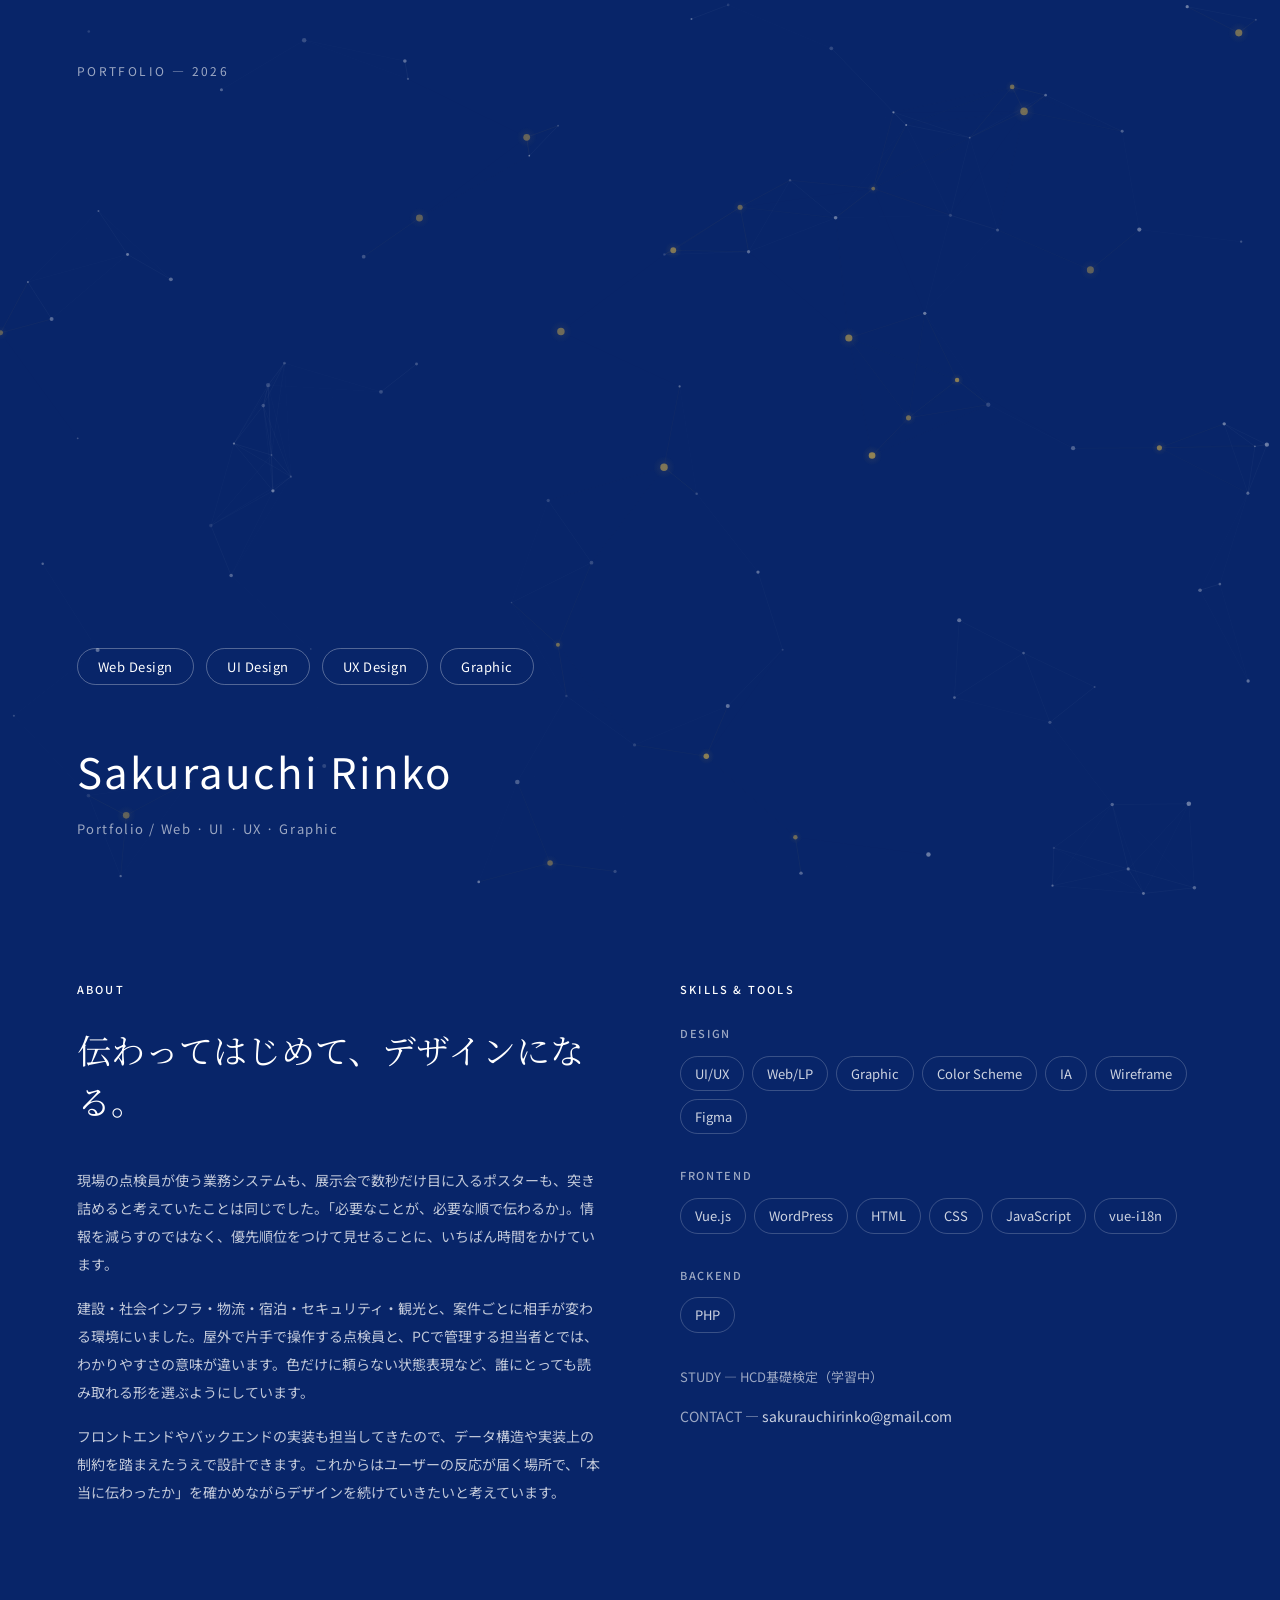
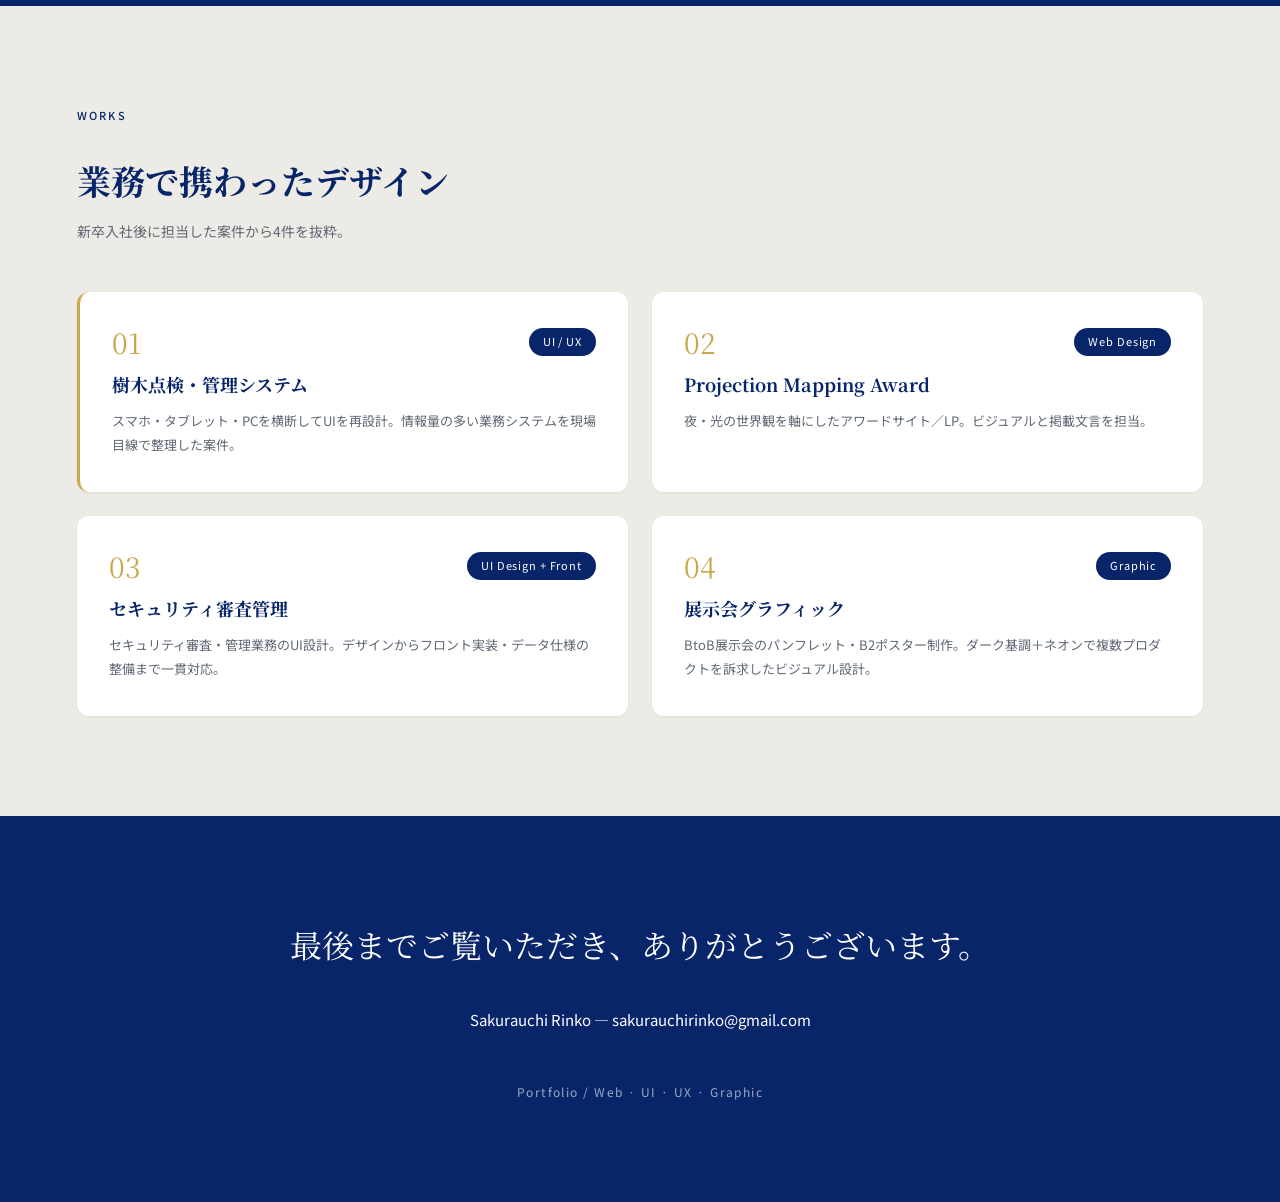
<file: index.html>
<!DOCTYPE html>
<html lang="ja">
<head>
<meta charset="UTF-8">
<meta name="viewport" content="width=device-width, initial-scale=1.0">
<title>Sakurauchi Rinko — Portfolio 2026</title>
<meta name="description" content="櫻内凜子のポートフォリオ。UI/UX、Webデザイン、グラフィックデザインの実績を掲載しています。">
<link rel="preconnect" href="https://fonts.googleapis.com">
<link rel="preconnect" href="https://fonts.gstatic.com" crossorigin>
<link href="https://fonts.googleapis.com/css2?family=Noto+Sans+JP:wght@300;400;500;700&family=Noto+Serif+JP:wght@400;700&display=swap" rel="stylesheet">
<link rel="stylesheet" href="style.css">
</head>
<body>

<section class="hero">
  <canvas id="hero-canvas" aria-hidden="true"></canvas>
  <p class="hero__label">PORTFOLIO — 2026</p>
  <div class="hero__tags">
    <span class="hero__tag">Web Design</span>
    <span class="hero__tag">UI Design</span>
    <span class="hero__tag">UX Design</span>
    <span class="hero__tag">Graphic</span>
  </div>
  <h1 class="hero__name">Sakurauchi Rinko</h1>
  <p class="hero__sub">Portfolio / Web · UI · UX · Graphic</p>
</section>

<script>
(function() {
  const canvas = document.getElementById('hero-canvas');
  if (!canvas) return;
  const ctx = canvas.getContext('2d');
  const prefersReducedMotion = window.matchMedia('(prefers-reduced-motion: reduce)').matches;

  let w, h, dpr;
  let mouse = { x: -9999, y: -9999 };
  let nodes = [];
  const NODE_COUNT_BASE = 110;
  const CONNECT_DIST = 150;
  const MOUSE_RADIUS = 180;

  function resize() {
    dpr = window.devicePixelRatio || 1;
    const rect = canvas.parentElement.getBoundingClientRect();
    w = rect.width;
    h = rect.height;
    canvas.width = w * dpr;
    canvas.height = h * dpr;
    canvas.style.width = w + 'px';
    canvas.style.height = h + 'px';
    ctx.setTransform(dpr, 0, 0, dpr, 0, 0);
  }

  function createNodes() {
    const count = Math.min(NODE_COUNT_BASE, Math.max(45, Math.floor((w * h) / 8000)));
    nodes = [];
    for (let i = 0; i < count; i++) {
      const isGold = Math.random() < 0.18;
      nodes.push({
        x: Math.random() * w,
        y: Math.random() * h,
        vx: (Math.random() - 0.5) * 0.3,
        vy: (Math.random() - 0.5) * 0.3,
        r: isGold ? (1.8 + Math.random() * 2) : (0.8 + Math.random() * 1.5),
        alpha: isGold ? (0.4 + Math.random() * 0.3) : (0.1 + Math.random() * 0.3),
        isGold: isGold,
      });
    }
  }

  function update() {
    for (let i = 0; i < nodes.length; i++) {
      const n = nodes[i];
      n.x += n.vx;
      n.y += n.vy;
      if (n.x < -10) n.x = w + 10;
      if (n.x > w + 10) n.x = -10;
      if (n.y < -10) n.y = h + 10;
      if (n.y > h + 10) n.y = -10;

      const dx = n.x - mouse.x;
      const dy = n.y - mouse.y;
      const dist = Math.sqrt(dx * dx + dy * dy);
      if (dist < MOUSE_RADIUS && dist > 0) {
        const force = (MOUSE_RADIUS - dist) / MOUSE_RADIUS;
        n.vx += (dx / dist) * force * 0.08;
        n.vy += (dy / dist) * force * 0.08;
      }

      const speed = Math.sqrt(n.vx * n.vx + n.vy * n.vy);
      if (speed > 1.0) {
        n.vx = (n.vx / speed) * 1.0;
        n.vy = (n.vy / speed) * 1.0;
      }
      n.vx *= 0.995;
      n.vy *= 0.995;
    }
  }

  function draw() {
    ctx.clearRect(0, 0, w, h);

    for (let i = 0; i < nodes.length; i++) {
      for (let j = i + 1; j < nodes.length; j++) {
        const a = nodes[i];
        const b = nodes[j];
        const dx = a.x - b.x;
        const dy = a.y - b.y;
        const distSq = dx * dx + dy * dy;
        if (distSq < CONNECT_DIST * CONNECT_DIST) {
          const dist = Math.sqrt(distSq);
          const t = 1 - dist / CONNECT_DIST;
          const useGold = a.isGold || b.isGold;
          const opacity = t * (useGold ? 0.14 : 0.1);
          ctx.beginPath();
          ctx.moveTo(a.x, a.y);
          ctx.lineTo(b.x, b.y);
          ctx.strokeStyle = useGold
            ? 'rgba(201,168,76,' + opacity + ')'
            : 'rgba(255,255,255,' + opacity + ')';
          ctx.lineWidth = 0.5;
          ctx.stroke();
        }
      }
    }

    for (let i = 0; i < nodes.length; i++) {
      const n = nodes[i];
      if (n.isGold) {
        const glow = ctx.createRadialGradient(n.x, n.y, 0, n.x, n.y, n.r * 3);
        glow.addColorStop(0, 'rgba(201,168,76,' + (n.alpha * 0.18) + ')');
        glow.addColorStop(1, 'rgba(201,168,76,0)');
        ctx.fillStyle = glow;
        ctx.fillRect(n.x - n.r * 3, n.y - n.r * 3, n.r * 6, n.r * 6);
      }
      ctx.beginPath();
      ctx.arc(n.x, n.y, n.r, 0, Math.PI * 2);
      ctx.fillStyle = n.isGold
        ? 'rgba(201,168,76,' + n.alpha + ')'
        : 'rgba(255,255,255,' + n.alpha + ')';
      ctx.fill();
    }
  }

  let raf;
  function loop() {
    update();
    draw();
    raf = requestAnimationFrame(loop);
  }

  function init() {
    resize();
    createNodes();
    if (prefersReducedMotion) {
      draw();
    } else {
      loop();
    }
  }

  canvas.parentElement.addEventListener('mousemove', function(e) {
    const rect = canvas.getBoundingClientRect();
    mouse.x = e.clientX - rect.left;
    mouse.y = e.clientY - rect.top;
  });

  canvas.parentElement.addEventListener('mouseleave', function() {
    mouse.x = -9999;
    mouse.y = -9999;
  });

  window.addEventListener('resize', function() {
    resize();
    createNodes();
  });

  init();
})();
</script>

<section class="about">
  <div class="about__grid">
    <div>
      <p class="section-label">ABOUT</p>
      <h2 class="about__heading">伝わってはじめて、デザインになる。</h2>
      <div class="about__text">
        <p>現場の点検員が使う業務システムも、展示会で数秒だけ目に入るポスターも、突き詰めると考えていたことは同じでした。「必要なことが、必要な順で伝わるか」。情報を減らすのではなく、優先順位をつけて見せることに、いちばん時間をかけています。</p>
        <p>建設・社会インフラ・物流・宿泊・セキュリティ・観光と、案件ごとに相手が変わる環境にいました。屋外で片手で操作する点検員と、PCで管理する担当者とでは、わかりやすさの意味が違います。色だけに頼らない状態表現など、誰にとっても読み取れる形を選ぶようにしています。</p>
        <p>フロントエンドやバックエンドの実装も担当してきたので、データ構造や実装上の制約を踏まえたうえで設計できます。これからはユーザーの反応が届く場所で、「本当に伝わったか」を確かめながらデザインを続けていきたいと考えています。</p>
      </div>
    </div>
    <div>
      <p class="section-label">SKILLS & TOOLS</p>
      <div class="skills-section">
        <p class="skills-label">DESIGN</p>
        <div class="skills-tags">
          <span class="skill-tag">UI/UX</span>
          <span class="skill-tag">Web/LP</span>
          <span class="skill-tag">Graphic</span>
          <span class="skill-tag">Color Scheme</span>
          <span class="skill-tag">IA</span>
          <span class="skill-tag">Wireframe</span>
          <span class="skill-tag">Figma</span>
        </div>
      </div>
      <div class="skills-section">
        <p class="skills-label">FRONTEND</p>
        <div class="skills-tags">
          <span class="skill-tag">Vue.js</span>
          <span class="skill-tag">WordPress</span>
          <span class="skill-tag">HTML</span>
          <span class="skill-tag">CSS</span>
          <span class="skill-tag">JavaScript</span>
          <span class="skill-tag">vue-i18n</span>
        </div>
      </div>
      <div class="skills-section">
        <p class="skills-label">BACKEND</p>
        <div class="skills-tags">
          <span class="skill-tag">PHP</span>
        </div>
      </div>
      <p class="about__study">STUDY — HCD基礎検定（学習中）</p>
      <p class="about__contact">CONTACT — <a href="mailto:sakurauchirinko@gmail.com">sakurauchirinko@gmail.com</a></p>
    </div>
  </div>
</section>

<section class="works">
  <p class="section-label">WORKS</p>
  <h2 class="works__heading">業務で携わったデザイン</h2>
  <p class="works__sub">新卒入社後に担当した案件から4件を抜粋。</p>
  <div class="works__grid">
    <a href="case01.html" class="work-card work-card--featured">
      <div class="work-card__header">
        <span class="work-card__num" aria-hidden="true">01</span>
        <span class="work-card__badge">UI / UX</span>
      </div>
      <h3 class="work-card__title">樹木点検・管理システム</h3>
      <p class="work-card__desc">スマホ・タブレット・PCを横断してUIを再設計。情報量の多い業務システムを現場目線で整理した案件。</p>
    </a>
    <a href="case02.html" class="work-card">
      <div class="work-card__header">
        <span class="work-card__num" aria-hidden="true">02</span>
        <span class="work-card__badge">Web Design</span>
      </div>
      <h3 class="work-card__title">Projection Mapping Award</h3>
      <p class="work-card__desc">夜・光の世界観を軸にしたアワードサイト／LP。ビジュアルと掲載文言を担当。</p>
    </a>
    <a href="case03.html" class="work-card">
      <div class="work-card__header">
        <span class="work-card__num" aria-hidden="true">03</span>
        <span class="work-card__badge">UI Design + Front</span>
      </div>
      <h3 class="work-card__title">セキュリティ審査管理</h3>
      <p class="work-card__desc">セキュリティ審査・管理業務のUI設計。デザインからフロント実装・データ仕様の整備まで一貫対応。</p>
    </a>
    <a href="case04.html" class="work-card">
      <div class="work-card__header">
        <span class="work-card__num" aria-hidden="true">04</span>
        <span class="work-card__badge">Graphic</span>
      </div>
      <h3 class="work-card__title">展示会グラフィック</h3>
      <p class="work-card__desc">BtoB展示会のパンフレット・B2ポスター制作。ダーク基調＋ネオンで複数プロダクトを訴求したビジュアル設計。</p>
    </a>
  </div>
</section>

<footer class="footer">
  <p class="footer__thanks">最後までご覧いただき、ありがとうございます。</p>
  <p class="footer__contact">Sakurauchi Rinko — <a href="mailto:sakurauchirinko@gmail.com">sakurauchirinko@gmail.com</a></p>
  <p class="footer__sub">Portfolio / Web · UI · UX · Graphic</p>
</footer>

</body>
</html>
</file>
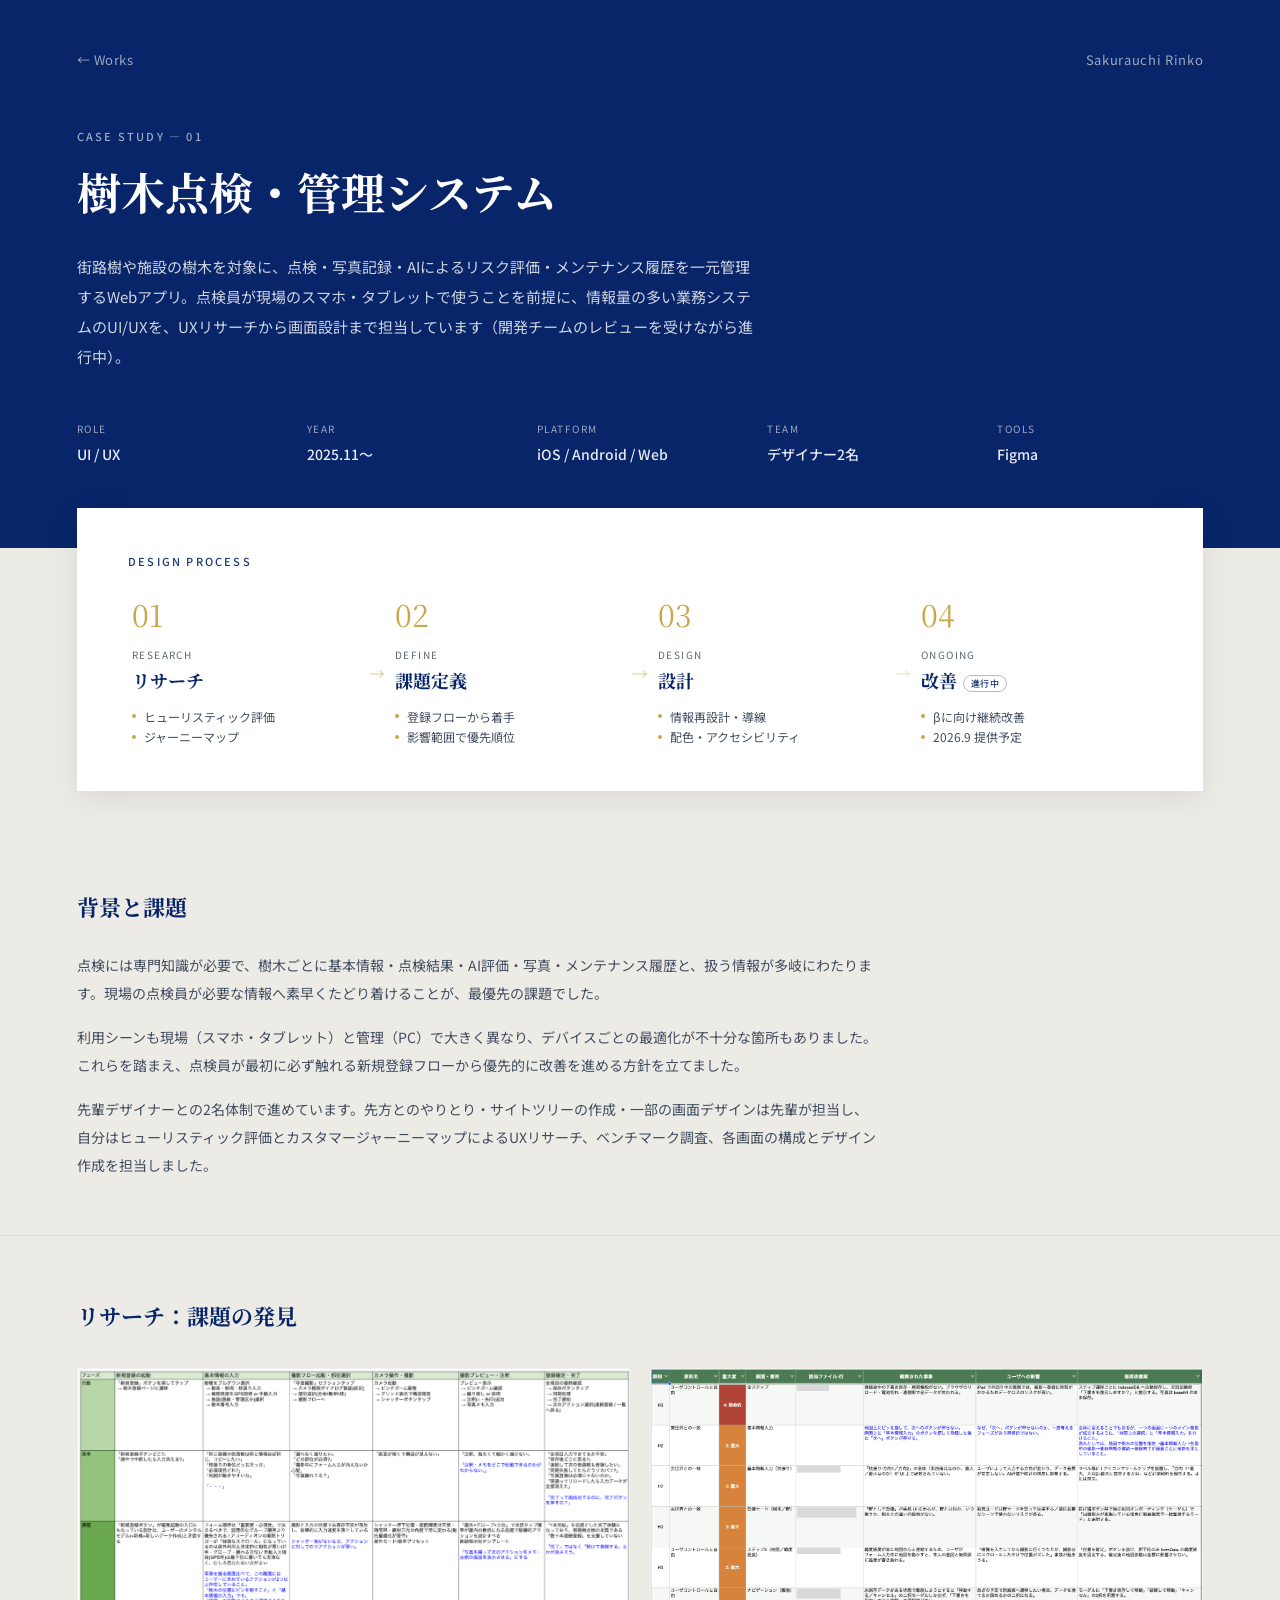
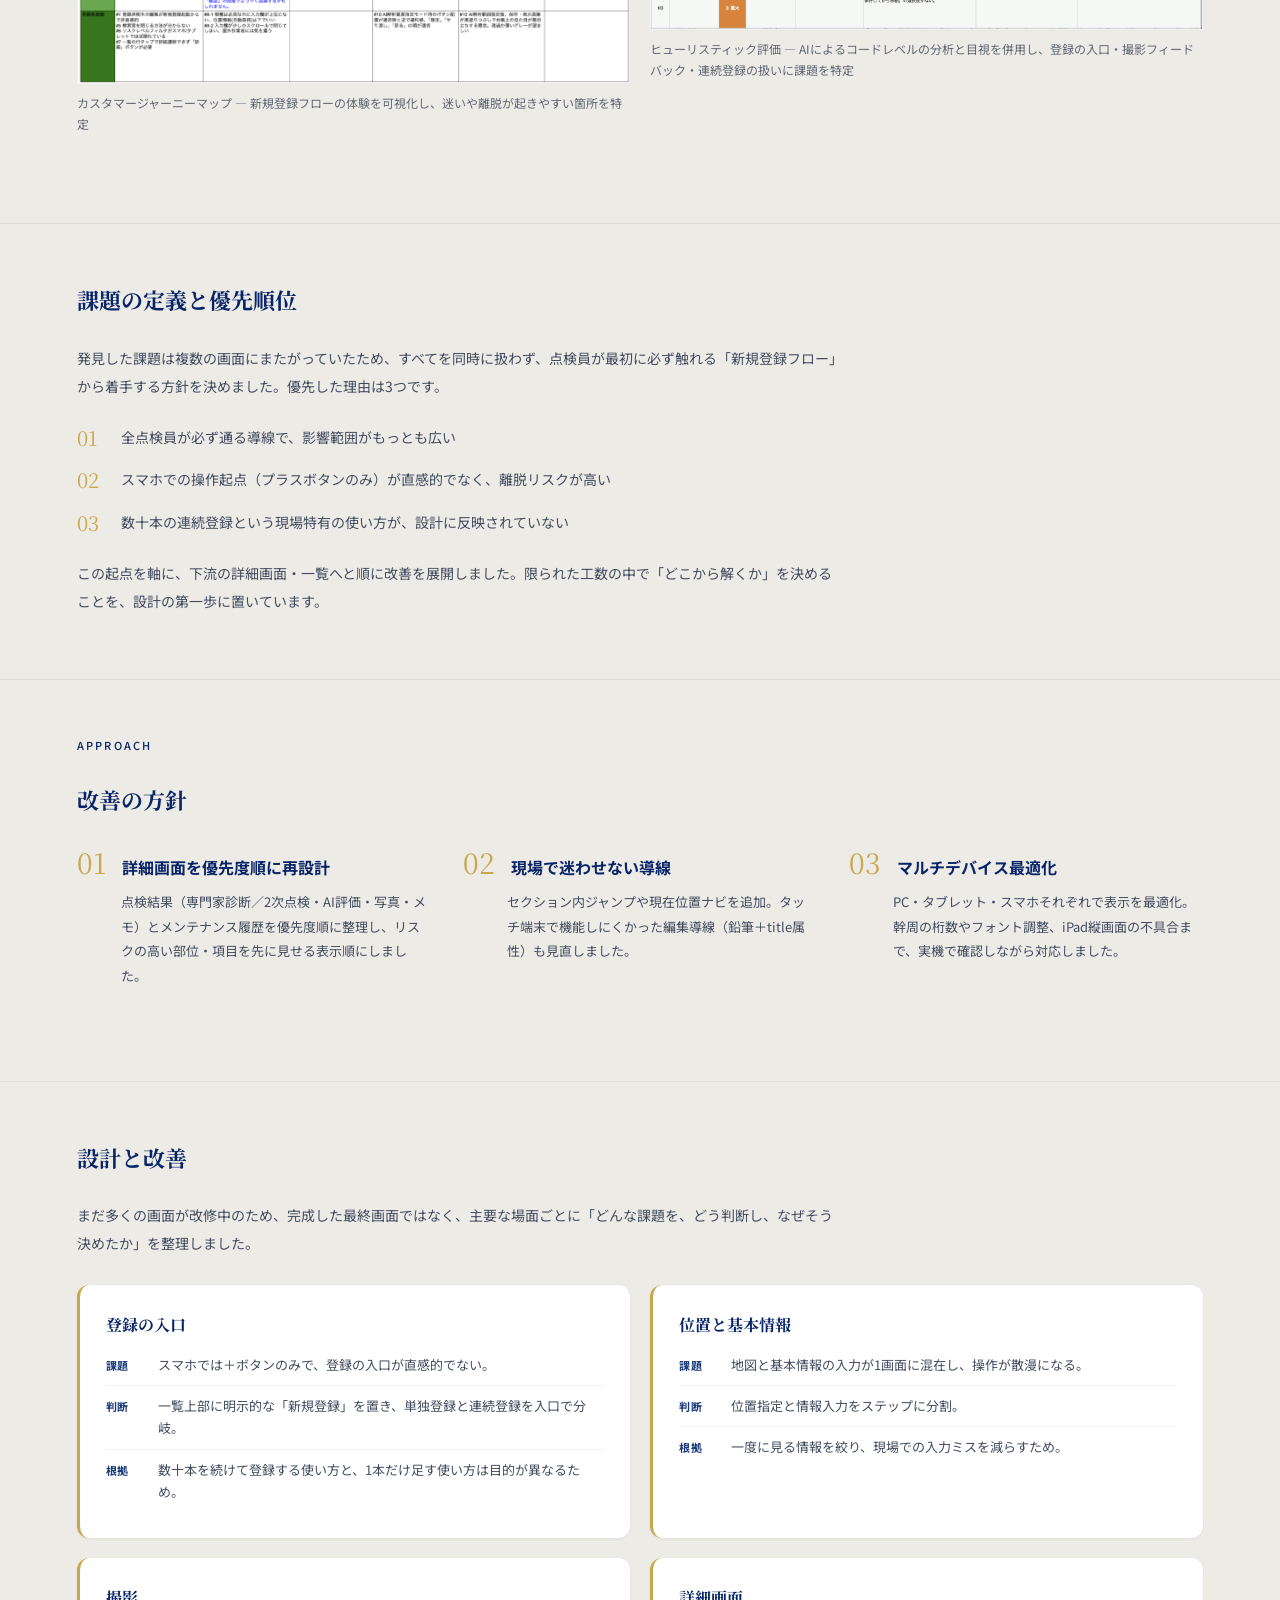
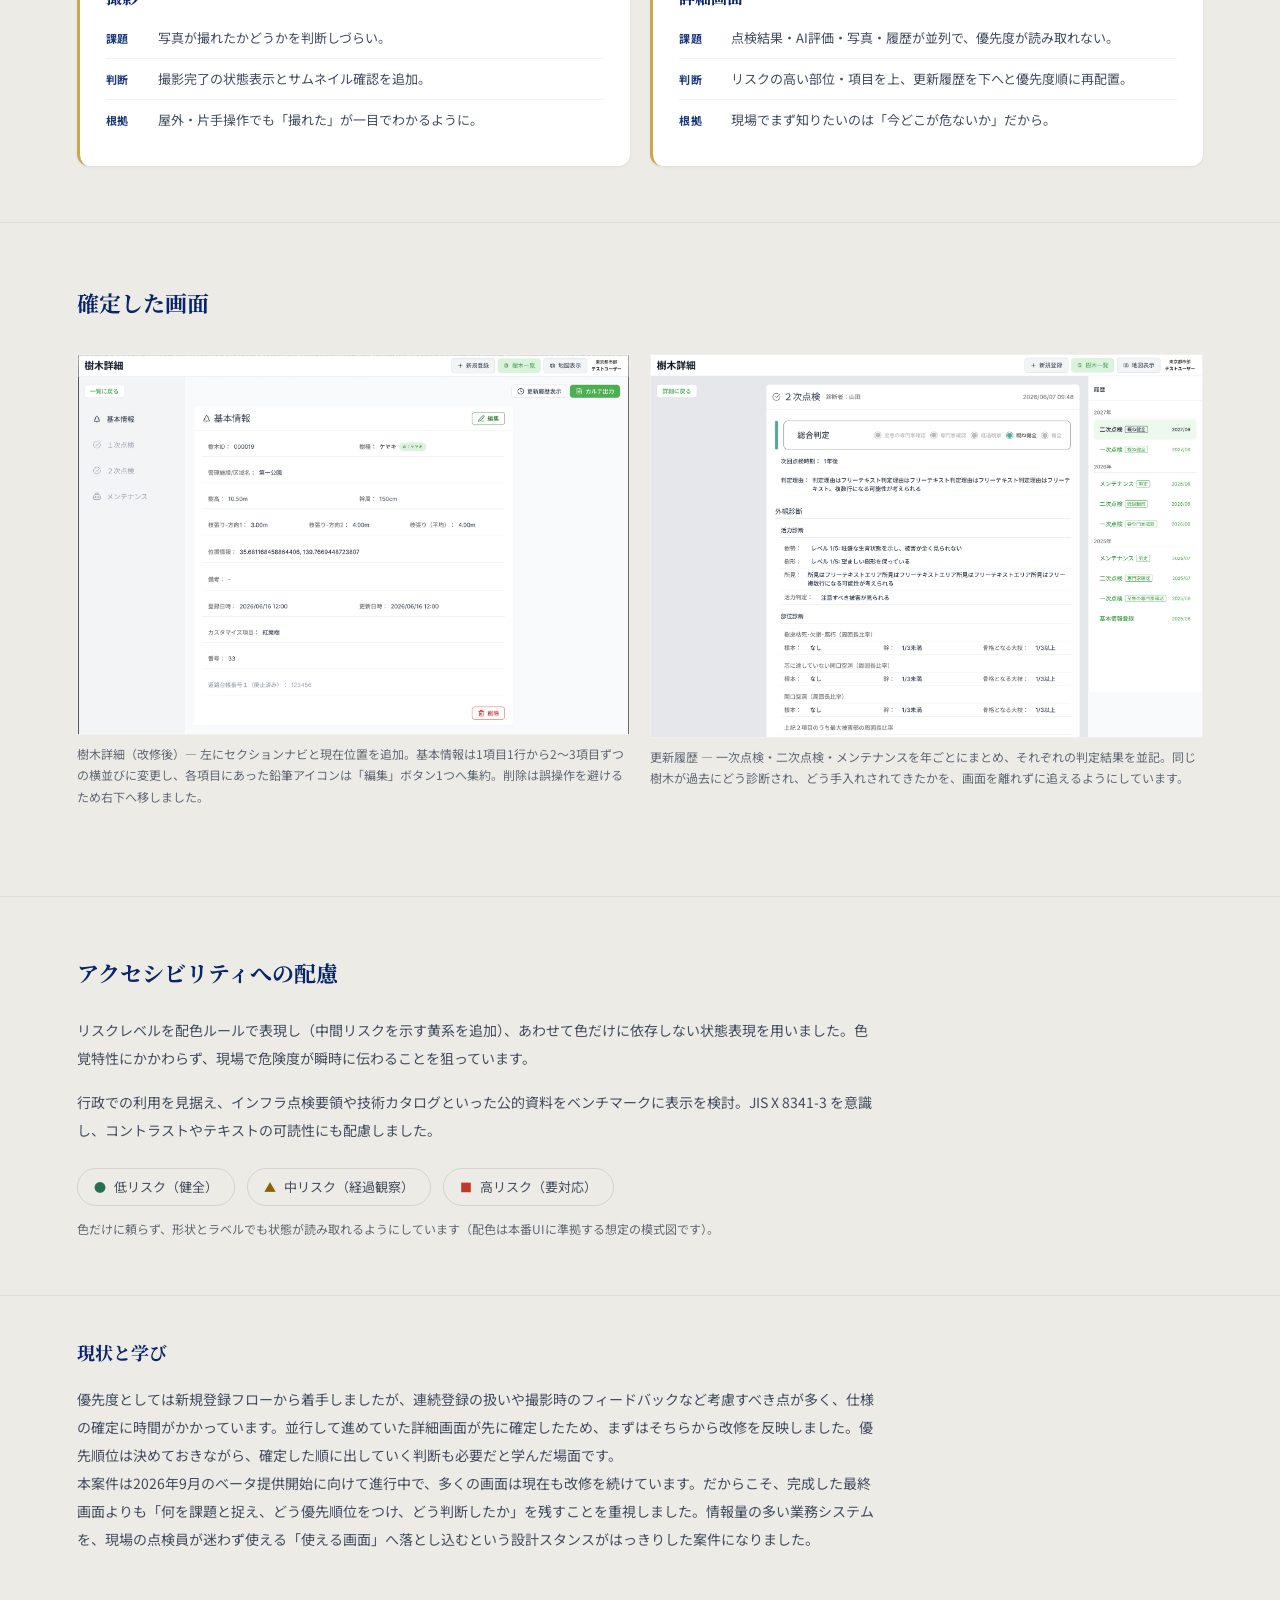
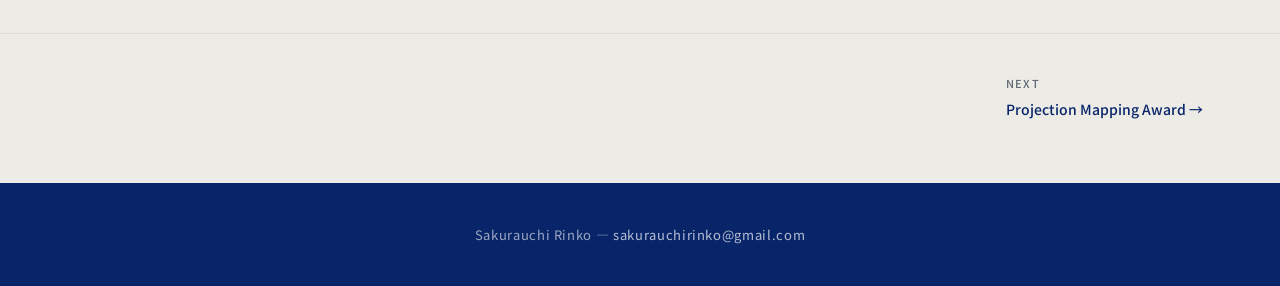
<file: case01.html>
<!DOCTYPE html>
<html lang="ja">
<head>
<meta charset="UTF-8">
<meta name="viewport" content="width=device-width, initial-scale=1.0">
<title>樹木点検・管理システム — Sakurauchi Rinko</title>
<meta name="description" content="樹木の点検・写真記録・AIリスク評価を一元管理する業務Webアプリのケーススタディ。ヒューリスティック評価とジャーニーマップによるリサーチから、課題の優先順位づけ、設計判断までを担当。">
<link rel="preconnect" href="https://fonts.googleapis.com">
<link rel="preconnect" href="https://fonts.gstatic.com" crossorigin>
<link href="https://fonts.googleapis.com/css2?family=Noto+Sans+JP:wght@300;400;500;700&family=Noto+Serif+JP:wght@400;700&display=swap" rel="stylesheet">
<link rel="stylesheet" href="style.css">
<style>
/* ── case01 rebuild: scoped styles (uses the tokens defined on :root in style.css) ── */

/* Hero: process overview diagram */
.process-hero {
  margin: 0 var(--content-px);
  transform: translateY(-40px);
  background: var(--white);
  box-shadow: 0 8px 30px rgba(0,0,0,0.08);
  padding: 44px clamp(24px, 4vw, 56px);
}
.process-hero__eyebrow {
  font-size: 11px; letter-spacing: 0.2em; font-weight: 500;
  color: var(--label); text-transform: uppercase; margin-bottom: 28px;
}
.process-flow { display: flex; align-items: flex-start; gap: 6px; }
.process-step { flex: 1 1 0; padding: 0 4px; min-width: 0; }
.process-step__num {
  font-family: var(--serif); font-size: 30px; font-weight: 400;
  color: var(--gold); line-height: 1;
}
.process-step__en {
  font-size: 10px; letter-spacing: 0.14em; color: var(--text-muted);
  text-transform: uppercase; margin-top: 12px;
}
.process-step__title {
  font-family: var(--serif); font-size: 18px; font-weight: 700;
  color: var(--navy); margin: 4px 0 14px; line-height: 1.35;
}
.process-step__tag {
  font-family: var(--sans); font-size: 9px; font-weight: 500;
  letter-spacing: 0.04em; color: var(--label);
  border: 1px solid rgba(26,58,122,0.35); border-radius: 100px;
  padding: 1px 7px; margin-left: 6px; white-space: nowrap; vertical-align: middle;
}
.process-step__list { list-style: none; }
.process-step__list li {
  font-size: 12px; line-height: 1.7; color: var(--text-body);
  position: relative; padding-left: 12px;
}
.process-step__list li::before {
  content: ''; position: absolute; left: 0; top: 0.65em;
  width: 4px; height: 4px; border-radius: 50%; background: var(--gold);
}
.process-arrow {
  align-self: center; color: var(--gold); font-size: 16px;
  flex: 0 0 auto; opacity: 0.55; line-height: 1;
}
.process-arrow--dim { opacity: 0.3; }

/* Narrative blocks */
.cs-block { padding: 56px var(--content-px); border-top: 1px solid rgba(0,0,0,0.06); }
.cs-block--flush { border-top: none; }
.cs-block__inner { max-width: 800px; }
.cs-block__inner--wide { max-width: none; }
.cs-lead { font-size: 14px; line-height: 2; max-width: 760px; margin-bottom: 8px; }

/* Prioritisation reasons */
.cs-reasons { list-style: none; margin: 24px 0; }
.cs-reasons li {
  position: relative; padding-left: 44px; margin-bottom: 16px;
  font-size: 14px; line-height: 1.9; color: var(--text-body);
  counter-increment: r;
}
.cs-reasons { counter-reset: r; }
.cs-reasons li::before {
  content: "0" counter(r);
  position: absolute; left: 0; top: 0;
  font-family: var(--serif); font-size: 20px; color: var(--gold); line-height: 1.4;
}

/* Design directions (reuses .approach-item from style.css) */
.cs-approach-grid { display: grid; grid-template-columns: repeat(3, 1fr); gap: 32px; margin-top: 28px; }

/* Design decisions: 課題 → 判断 → 根拠 cards */
.cs-decisions { display: grid; grid-template-columns: 1fr 1fr; gap: 20px; margin-top: 28px; }
.cs-decision {
  background: var(--white); border-radius: 12px; padding: 26px;
  box-shadow: var(--card-shadow); border-left: 3px solid var(--gold);
}
.cs-decision__title {
  font-family: var(--serif); font-size: 16px; font-weight: 700;
  color: var(--navy); margin-bottom: 14px;
}
.cs-reason > div {
  display: grid; grid-template-columns: 40px 1fr; gap: 12px;
  padding: 9px 0; border-top: 1px solid rgba(0,0,0,0.05);
}
.cs-reason > div:first-child { border-top: none; padding-top: 0; }
.cs-reason dt {
  font-size: 11px; font-weight: 700; letter-spacing: 0.06em;
  color: var(--label); padding-top: 2px;
}
.cs-reason dd { font-size: 13px; line-height: 1.7; color: var(--text-body); }

/* Accessibility status chips */
.cs-status { display: flex; flex-wrap: wrap; gap: 12px; margin-top: 24px; }
.cs-status__item {
  display: flex; align-items: center; gap: 8px;
  border: 1px solid rgba(0,0,0,0.1); border-radius: 100px;
  padding: 6px 16px; font-size: 13px; color: var(--text-body);
}
.cs-status__sym { font-size: 12px; font-weight: 700; line-height: 1; }
.cs-status__cap { font-size: 12px; color: var(--text-muted); margin-top: 12px; }

@media (max-width: 768px) {
  .process-hero { margin: 0 16px; transform: translateY(-24px); padding: 30px 22px; }
  .process-flow { flex-wrap: wrap; gap: 8px 6px; }
  .process-step { flex: 0 0 calc(50% - 3px); margin-bottom: 18px; }
  .process-arrow { display: none; }
  .cs-approach-grid { grid-template-columns: 1fr; gap: 28px; }
  .cs-decisions { grid-template-columns: 1fr; }
}
</style>
</head>
<body>

<header class="case-header">
  <a href="index.html" class="case-header__back">← Works</a>
  <span class="case-header__name">Sakurauchi Rinko</span>
</header>

<section class="case-intro">
  <p class="case-intro__label">CASE STUDY — 01</p>
  <h1 class="case-intro__title">樹木点検・管理システム</h1>
  <p class="case-intro__desc">街路樹や施設の樹木を対象に、点検・写真記録・AIによるリスク評価・メンテナンス履歴を一元管理するWebアプリ。点検員が現場のスマホ・タブレットで使うことを前提に、情報量の多い業務システムのUI/UXを、UXリサーチから画面設計まで担当しています（開発チームのレビューを受けながら進行中）。</p>
  <div class="case-intro__meta">
    <div><p class="case-meta__label">ROLE</p><p class="case-meta__value">UI / UX</p></div>
    <div><p class="case-meta__label">YEAR</p><p class="case-meta__value">2025.11〜</p></div>
    <div><p class="case-meta__label">PLATFORM</p><p class="case-meta__value">iOS / Android / Web</p></div>
    <div><p class="case-meta__label">TEAM</p><p class="case-meta__value">デザイナー2名</p></div>
    <div><p class="case-meta__label">TOOLS</p><p class="case-meta__value">Figma</p></div>
  </div>
</section>

<!-- HERO: プロセス俯瞰図（リサーチ → 課題定義 → 設計 → 改善） -->
<div class="process-hero">
  <p class="process-hero__eyebrow">Design Process</p>
  <div class="process-flow">
    <div class="process-step">
      <span class="process-step__num" aria-hidden="true">01</span>
      <p class="process-step__en">Research</p>
      <p class="process-step__title">リサーチ</p>
      <ul class="process-step__list">
        <li>ヒューリスティック評価</li>
        <li>ジャーニーマップ</li>
      </ul>
    </div>
    <span class="process-arrow" aria-hidden="true">→</span>
    <div class="process-step">
      <span class="process-step__num" aria-hidden="true">02</span>
      <p class="process-step__en">Define</p>
      <p class="process-step__title">課題定義</p>
      <ul class="process-step__list">
        <li>登録フローから着手</li>
        <li>影響範囲で優先順位</li>
      </ul>
    </div>
    <span class="process-arrow" aria-hidden="true">→</span>
    <div class="process-step">
      <span class="process-step__num" aria-hidden="true">03</span>
      <p class="process-step__en">Design</p>
      <p class="process-step__title">設計</p>
      <ul class="process-step__list">
        <li>情報再設計・導線</li>
        <li>配色・アクセシビリティ</li>
      </ul>
    </div>
    <span class="process-arrow process-arrow--dim" aria-hidden="true">→</span>
    <div class="process-step">
      <span class="process-step__num" aria-hidden="true">04</span>
      <p class="process-step__en">Ongoing</p>
      <p class="process-step__title">改善<span class="process-step__tag">進行中</span></p>
      <ul class="process-step__list">
        <li>βに向け継続改善</li>
        <li>2026.9 提供予定</li>
      </ul>
    </div>
  </div>
</div>

<!-- 03 背景と課題 -->
<section class="cs-block cs-block--flush">
  <div class="cs-block__inner">
    <h2 class="overview__heading">背景と課題</h2>
    <div class="overview__text">
      <p>点検には専門知識が必要で、樹木ごとに基本情報・点検結果・AI評価・写真・メンテナンス履歴と、扱う情報が多岐にわたります。現場の点検員が必要な情報へ素早くたどり着けることが、最優先の課題でした。</p>
      <p>利用シーンも現場（スマホ・タブレット）と管理（PC）で大きく異なり、デバイスごとの最適化が不十分な箇所もありました。これらを踏まえ、点検員が最初に必ず触れる新規登録フローから優先的に改善を進める方針を立てました。</p>
      <p>先輩デザイナーとの2名体制で進めています。先方とのやりとり・サイトツリーの作成・一部の画面デザインは先輩が担当し、自分はヒューリスティック評価とカスタマージャーニーマップによるUXリサーチ、ベンチマーク調査、各画面の構成とデザイン作成を担当しました。</p>
    </div>
  </div>
</section>

<!-- 04 リサーチ：課題の発見 -->
<section class="case-screens">
  <h2 class="screens__heading">リサーチ：課題の発見</h2>
  <div class="screens__grid">
    <div class="screen-item">
      <div class="screen-item__img screen-item__img--landscape"><img src="images/case01-cjm.png" alt="カスタマージャーニーマップ — 新規登録フローの体験を可視化"></div>
      <p class="screen-item__caption">カスタマージャーニーマップ — 新規登録フローの体験を可視化し、迷いや離脱が起きやすい箇所を特定</p>
    </div>
    <div class="screen-item">
      <div class="screen-item__img screen-item__img--landscape"><img src="images/case01-heuristic.png" alt="ヒューリスティック評価 — 既存UIの操作性・視認性を評価"></div>
      <p class="screen-item__caption">ヒューリスティック評価 — AIによるコードレベルの分析と目視を併用し、登録の入口・撮影フィードバック・連続登録の扱いに課題を特定</p>
    </div>
  </div>
</section>

<!-- 05 課題の定義と優先順位 -->
<section class="cs-block">
  <div class="cs-block__inner">
    <h2 class="overview__heading">課題の定義と優先順位</h2>
    <p class="cs-lead">発見した課題は複数の画面にまたがっていたため、すべてを同時に扱わず、点検員が最初に必ず触れる「新規登録フロー」から着手する方針を決めました。優先した理由は3つです。</p>
    <ol class="cs-reasons">
      <li>全点検員が必ず通る導線で、影響範囲がもっとも広い</li>
      <li>スマホでの操作起点（プラスボタンのみ）が直感的でなく、離脱リスクが高い</li>
      <li>数十本の連続登録という現場特有の使い方が、設計に反映されていない</li>
    </ol>
    <p class="cs-lead">この起点を軸に、下流の詳細画面・一覧へと順に改善を展開しました。限られた工数の中で「どこから解くか」を決めることを、設計の第一歩に置いています。</p>
  </div>
</section>

<!-- 06 改善の方針 -->
<section class="cs-block">
  <div class="cs-block__inner cs-block__inner--wide">
    <p class="section-label" style="color: var(--navy);">APPROACH</p>
    <h2 class="overview__heading">改善の方針</h2>
    <div class="cs-approach-grid">
      <div class="approach-item">
        <div class="approach-item__header">
          <span class="approach-item__num" aria-hidden="true">01</span>
          <span class="approach-item__title">詳細画面を優先度順に再設計</span>
        </div>
        <p class="approach-item__text">点検結果（専門家診断／2次点検・AI評価・写真・メモ）とメンテナンス履歴を優先度順に整理し、リスクの高い部位・項目を先に見せる表示順にしました。</p>
      </div>
      <div class="approach-item">
        <div class="approach-item__header">
          <span class="approach-item__num" aria-hidden="true">02</span>
          <span class="approach-item__title">現場で迷わせない導線</span>
        </div>
        <p class="approach-item__text">セクション内ジャンプや現在位置ナビを追加。タッチ端末で機能しにくかった編集導線（鉛筆＋title属性）も見直しました。</p>
      </div>
      <div class="approach-item">
        <div class="approach-item__header">
          <span class="approach-item__num" aria-hidden="true">03</span>
          <span class="approach-item__title">マルチデバイス最適化</span>
        </div>
        <p class="approach-item__text">PC・タブレット・スマホそれぞれで表示を最適化。幹周の桁数やフォント調整、iPad縦画面の不具合まで、実機で確認しながら対応しました。</p>
      </div>
    </div>
  </div>
</section>

<!-- 07 設計と改善（課題 → 判断 → 根拠） -->
<section class="cs-block">
  <div class="cs-block__inner cs-block__inner--wide">
    <h2 class="overview__heading">設計と改善</h2>
    <p class="cs-lead">まだ多くの画面が改修中のため、完成した最終画面ではなく、主要な場面ごとに「どんな課題を、どう判断し、なぜそう決めたか」を整理しました。</p>
    <!-- ▼ 各カードの上に Before/After 画像やワイヤーフレームを差し込むと、さらに厚みが出ます（無くても成立するよう文章で完結させています） -->
    <div class="cs-decisions">
      <div class="cs-decision">
        <p class="cs-decision__title">登録の入口</p>
        <dl class="cs-reason">
          <div><dt>課題</dt><dd>スマホでは＋ボタンのみで、登録の入口が直感的でない。</dd></div>
          <div><dt>判断</dt><dd>一覧上部に明示的な「新規登録」を置き、単独登録と連続登録を入口で分岐。</dd></div>
          <div><dt>根拠</dt><dd>数十本を続けて登録する使い方と、1本だけ足す使い方は目的が異なるため。</dd></div>
        </dl>
      </div>
      <div class="cs-decision">
        <p class="cs-decision__title">位置と基本情報</p>
        <dl class="cs-reason">
          <div><dt>課題</dt><dd>地図と基本情報の入力が1画面に混在し、操作が散漫になる。</dd></div>
          <div><dt>判断</dt><dd>位置指定と情報入力をステップに分割。</dd></div>
          <div><dt>根拠</dt><dd>一度に見る情報を絞り、現場での入力ミスを減らすため。</dd></div>
        </dl>
      </div>
      <div class="cs-decision">
        <p class="cs-decision__title">撮影</p>
        <dl class="cs-reason">
          <div><dt>課題</dt><dd>写真が撮れたかどうかを判断しづらい。</dd></div>
          <div><dt>判断</dt><dd>撮影完了の状態表示とサムネイル確認を追加。</dd></div>
          <div><dt>根拠</dt><dd>屋外・片手操作でも「撮れた」が一目でわかるように。</dd></div>
        </dl>
      </div>
      <div class="cs-decision">
        <p class="cs-decision__title">詳細画面</p>
        <dl class="cs-reason">
          <div><dt>課題</dt><dd>点検結果・AI評価・写真・履歴が並列で、優先度が読み取れない。</dd></div>
          <div><dt>判断</dt><dd>リスクの高い部位・項目を上、更新履歴を下へと優先度順に再配置。</dd></div>
          <div><dt>根拠</dt><dd>現場でまず知りたいのは「今どこが危ないか」だから。</dd></div>
        </dl>
      </div>
    </div>
  </div>
</section>

<!-- 07-b 確定した画面 -->
<section class="case-screens">
  <h2 class="screens__heading">確定した画面</h2>
  <div class="screens__grid">
    <div class="screen-item">
      <div class="screen-item__img screen-item__img--landscape"><img src="images/case01-detail-after.png" alt="樹木詳細画面 — 左にセクションナビ、基本情報を2〜3項目ずつ横並びに配置し、編集導線をボタンに集約した状態"></div>
      <p class="screen-item__caption">樹木詳細（改修後）— 左にセクションナビと現在位置を追加。基本情報は1項目1行から2〜3項目ずつの横並びに変更し、各項目にあった鉛筆アイコンは「編集」ボタン1つへ集約。削除は誤操作を避けるため右下へ移しました。</p>
    </div>
    <div class="screen-item">
      <div class="screen-item__img screen-item__img--landscape"><img src="images/case01-history.png" alt="更新履歴パネル — 一次点検・二次点検・メンテナンスを年ごとにまとめ、判定結果を並記した一覧"></div>
      <p class="screen-item__caption">更新履歴 — 一次点検・二次点検・メンテナンスを年ごとにまとめ、それぞれの判定結果を並記。同じ樹木が過去にどう診断され、どう手入れされてきたかを、画面を離れずに追えるようにしています。</p>
    </div>
  </div>
</section>

<!-- 08 アクセシビリティへの配慮 -->
<section class="cs-block">
  <div class="cs-block__inner">
    <h2 class="overview__heading">アクセシビリティへの配慮</h2>
    <div class="overview__text">
      <p>リスクレベルを配色ルールで表現し（中間リスクを示す黄系を追加）、あわせて色だけに依存しない状態表現を用いました。色覚特性にかかわらず、現場で危険度が瞬時に伝わることを狙っています。</p>
      <p>行政での利用を見据え、インフラ点検要領や技術カタログといった公的資料をベンチマークに表示を検討。JIS X 8341-3 を意識し、コントラストやテキストの可読性にも配慮しました。</p>
    </div>
    <div class="cs-status">
      <div class="cs-status__item"><span class="cs-status__sym" style="color:#2a6e50;">●</span> 低リスク（健全）</div>
      <div class="cs-status__item"><span class="cs-status__sym" style="color:#8a6000;">▲</span> 中リスク（経過観察）</div>
      <div class="cs-status__item"><span class="cs-status__sym" style="color:#c0392b;">■</span> 高リスク（要対応）</div>
    </div>
    <p class="cs-status__cap">色だけに頼らず、形状とラベルでも状態が読み取れるようにしています（配色は本番UIに準拠する想定の模式図です）。</p>
  </div>
</section>

<!-- 09 現状と学び -->
<section class="case-results">
  <h2 class="results__heading">現状と学び</h2>
  <p class="results__text">優先度としては新規登録フローから着手しましたが、連続登録の扱いや撮影時のフィードバックなど考慮すべき点が多く、仕様の確定に時間がかかっています。並行して進めていた詳細画面が先に確定したため、まずはそちらから改修を反映しました。優先順位は決めておきながら、確定した順に出していく判断も必要だと学んだ場面です。</p>
  <p class="results__text">本案件は2026年9月のベータ提供開始に向けて進行中で、多くの画面は現在も改修を続けています。だからこそ、完成した最終画面よりも「何を課題と捉え、どう優先順位をつけ、どう判断したか」を残すことを重視しました。情報量の多い業務システムを、現場の点検員が迷わず使える「使える画面」へ落とし込むという設計スタンスがはっきりした案件になりました。</p>
</section>

<nav class="case-nav">
  <span class="case-nav__link case-nav__link--disabled"></span>
  <a href="case02.html" class="case-nav__link"><span class="case-nav__small">NEXT</span>Projection Mapping Award →</a>
</nav>

<footer class="case-footer">
  <p class="case-footer__text">Sakurauchi Rinko — <a href="mailto:sakurauchirinko@gmail.com">sakurauchirinko@gmail.com</a></p>
</footer>

</body>
</html>
</file>
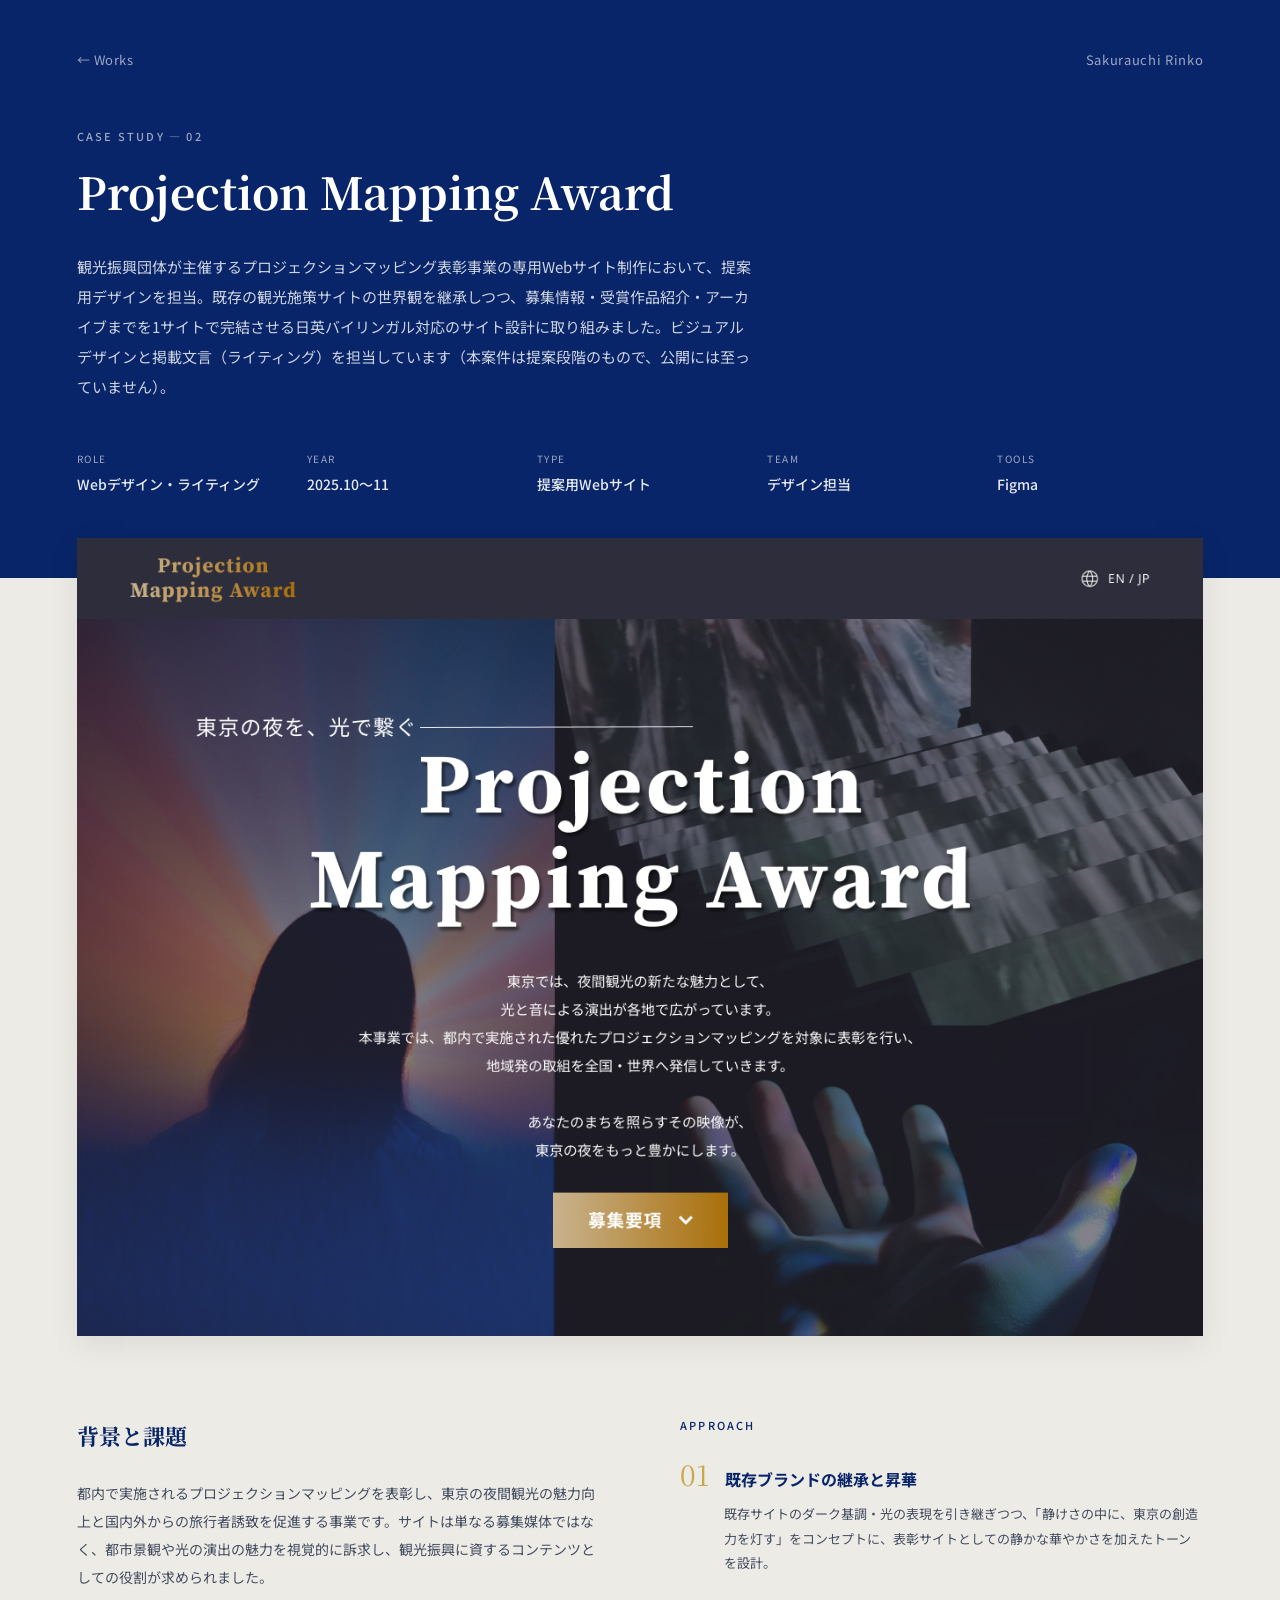
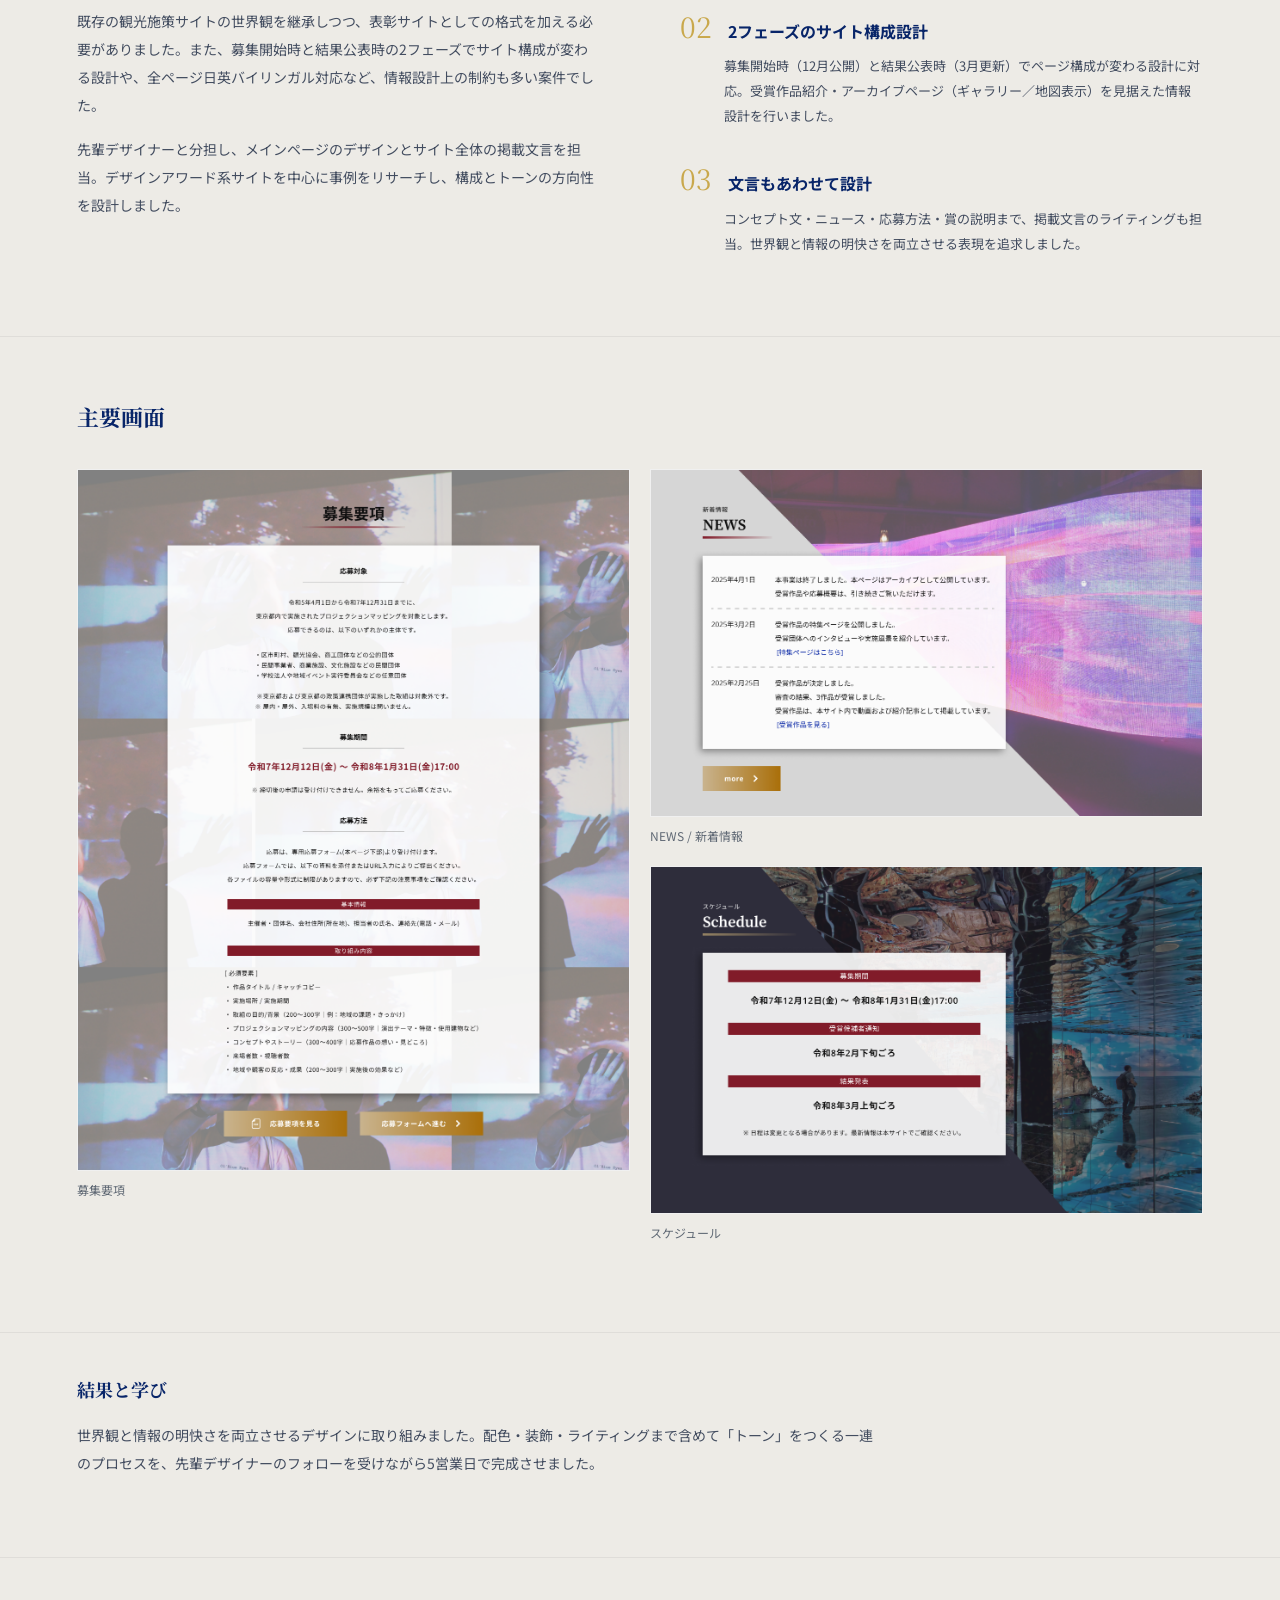
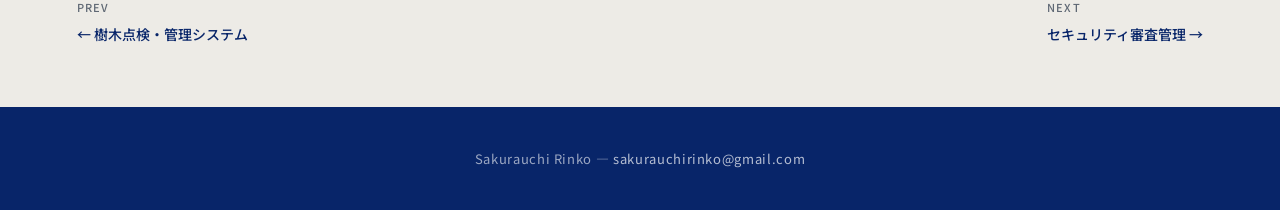
<file: case02.html>
<!DOCTYPE html>
<html lang="ja">
<head>
<meta charset="UTF-8">
<meta name="viewport" content="width=device-width, initial-scale=1.0">
<title>Projection Mapping Award — Sakurauchi Rinko</title>
<meta name="description" content="プロジェクションマッピング表彰事業の提案用Webサイトのケーススタディ。夜と光の世界観を軸に、2フェーズのサイト構成と日英バイリンガル対応の情報設計、掲載文言のライティングまでを担当。">
<link rel="preconnect" href="https://fonts.googleapis.com">
<link rel="preconnect" href="https://fonts.gstatic.com" crossorigin>
<link href="https://fonts.googleapis.com/css2?family=Noto+Sans+JP:wght@300;400;500;700&family=Noto+Serif+JP:wght@400;700&display=swap" rel="stylesheet">
<link rel="stylesheet" href="style.css">
</head>
<body>

<header class="case-header">
  <a href="index.html" class="case-header__back">← Works</a>
  <span class="case-header__name">Sakurauchi Rinko</span>
</header>

<section class="case-intro">
  <p class="case-intro__label">CASE STUDY — 02</p>
  <h1 class="case-intro__title">Projection Mapping Award</h1>
  <p class="case-intro__desc">観光振興団体が主催するプロジェクションマッピング表彰事業の専用Webサイト制作において、提案用デザインを担当。既存の観光施策サイトの世界観を継承しつつ、募集情報・受賞作品紹介・アーカイブまでを1サイトで完結させる日英バイリンガル対応のサイト設計に取り組みました。ビジュアルデザインと掲載文言（ライティング）を担当しています（本案件は提案段階のもので、公開には至っていません）。</p>
  <div class="case-intro__meta">
    <div><p class="case-meta__label">ROLE</p><p class="case-meta__value">Webデザイン・ライティング</p></div>
    <div><p class="case-meta__label">YEAR</p><p class="case-meta__value">2025.10〜11</p></div>
    <div><p class="case-meta__label">TYPE</p><p class="case-meta__value">提案用Webサイト</p></div>
    <div><p class="case-meta__label">TEAM</p><p class="case-meta__value">デザイン担当</p></div>
    <div><p class="case-meta__label">TOOLS</p><p class="case-meta__value">Figma</p></div>
  </div>
</section>
<div class="case-hero-img"><img src="images/case02-hero.png" alt="Projection Mapping Award トップページ — 夜と光の世界観を表現したヒーロービジュアル"></div>

<div class="case-body">
  <div>
    <h2 class="overview__heading">背景と課題</h2>
    <div class="overview__text">
      <p>都内で実施されるプロジェクションマッピングを表彰し、東京の夜間観光の魅力向上と国内外からの旅行者誘致を促進する事業です。サイトは単なる募集媒体ではなく、都市景観や光の演出の魅力を視覚的に訴求し、観光振興に資するコンテンツとしての役割が求められました。</p>
      <p>既存の観光施策サイトの世界観を継承しつつ、表彰サイトとしての格式を加える必要がありました。また、募集開始時と結果公表時の2フェーズでサイト構成が変わる設計や、全ページ日英バイリンガル対応など、情報設計上の制約も多い案件でした。</p>
      <p>先輩デザイナーと分担し、メインページのデザインとサイト全体の掲載文言を担当。デザインアワード系サイトを中心に事例をリサーチし、構成とトーンの方向性を設計しました。</p>
    </div>
  </div>
  <div>
    <p class="section-label" style="color: var(--navy);">APPROACH</p>
    <div class="approach-item">
      <div class="approach-item__header"><span class="approach-item__num" aria-hidden="true">01</span><span class="approach-item__title">既存ブランドの継承と昇華</span></div>
      <p class="approach-item__text">既存サイトのダーク基調・光の表現を引き継ぎつつ、「静けさの中に、東京の創造力を灯す」をコンセプトに、表彰サイトとしての静かな華やかさを加えたトーンを設計。</p>
    </div>
    <div class="approach-item">
      <div class="approach-item__header"><span class="approach-item__num" aria-hidden="true">02</span><span class="approach-item__title">2フェーズのサイト構成設計</span></div>
      <p class="approach-item__text">募集開始時（12月公開）と結果公表時（3月更新）でページ構成が変わる設計に対応。受賞作品紹介・アーカイブページ（ギャラリー／地図表示）を見据えた情報設計を行いました。</p>
    </div>
    <div class="approach-item">
      <div class="approach-item__header"><span class="approach-item__num" aria-hidden="true">03</span><span class="approach-item__title">文言もあわせて設計</span></div>
      <p class="approach-item__text">コンセプト文・ニュース・応募方法・賞の説明まで、掲載文言のライティングも担当。世界観と情報の明快さを両立させる表現を追求しました。</p>
    </div>
  </div>
</div>

<section class="case-screens">
  <h2 class="screens__heading">主要画面</h2>
  <div class="screens__grid screens__grid--side">
    <div class="screen-item">
      <div class="screen-item__img"><img src="images/case02-screen-requirements.png" alt="募集要項セクション — 応募対象・募集期間・応募方法"></div>
      <p class="screen-item__caption">募集要項</p>
    </div>
    <div class="screens__stack">
      <div class="screen-item">
        <div class="screen-item__img"><img src="images/case02-screen-news.png" alt="NEWS 新着情報セクション"></div>
        <p class="screen-item__caption">NEWS / 新着情報</p>
      </div>
      <div class="screen-item">
        <div class="screen-item__img"><img src="images/case02-screen-schedule.png" alt="スケジュールセクション — 募集期間・受賞候補者通知・結果発表"></div>
        <p class="screen-item__caption">スケジュール</p>
      </div>
    </div>
  </div>
</section>

<section class="case-results">
  <h2 class="results__heading">結果と学び</h2>
  <p class="results__text">世界観と情報の明快さを両立させるデザインに取り組みました。配色・装飾・ライティングまで含めて「トーン」をつくる一連のプロセスを、先輩デザイナーのフォローを受けながら5営業日で完成させました。</p>
</section>

<nav class="case-nav">
  <a href="case01.html" class="case-nav__link"><span class="case-nav__small">PREV</span>← 樹木点検・管理システム</a>
  <a href="case03.html" class="case-nav__link"><span class="case-nav__small">NEXT</span>セキュリティ審査管理 →</a>
</nav>

<footer class="case-footer">
  <p class="case-footer__text">Sakurauchi Rinko — <a href="mailto:sakurauchirinko@gmail.com">sakurauchirinko@gmail.com</a></p>
</footer>

</body>
</html>
</file>
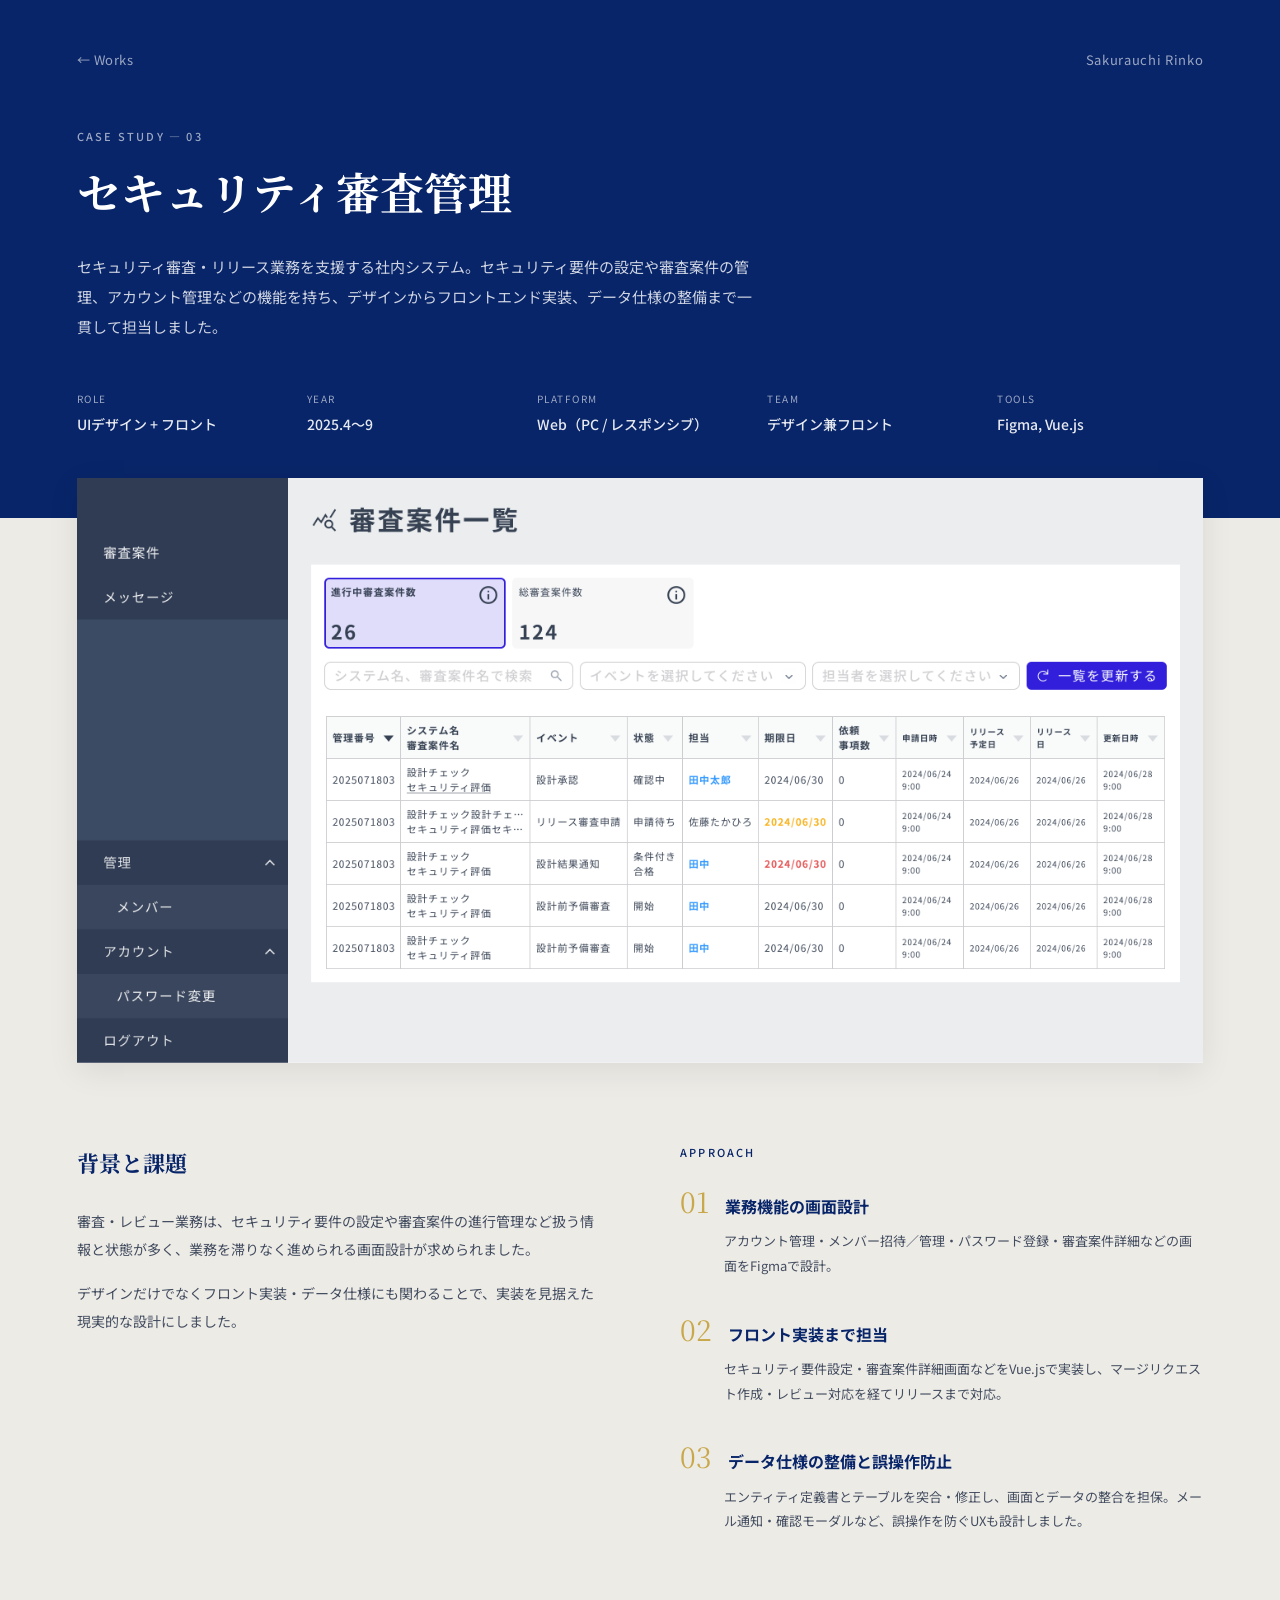
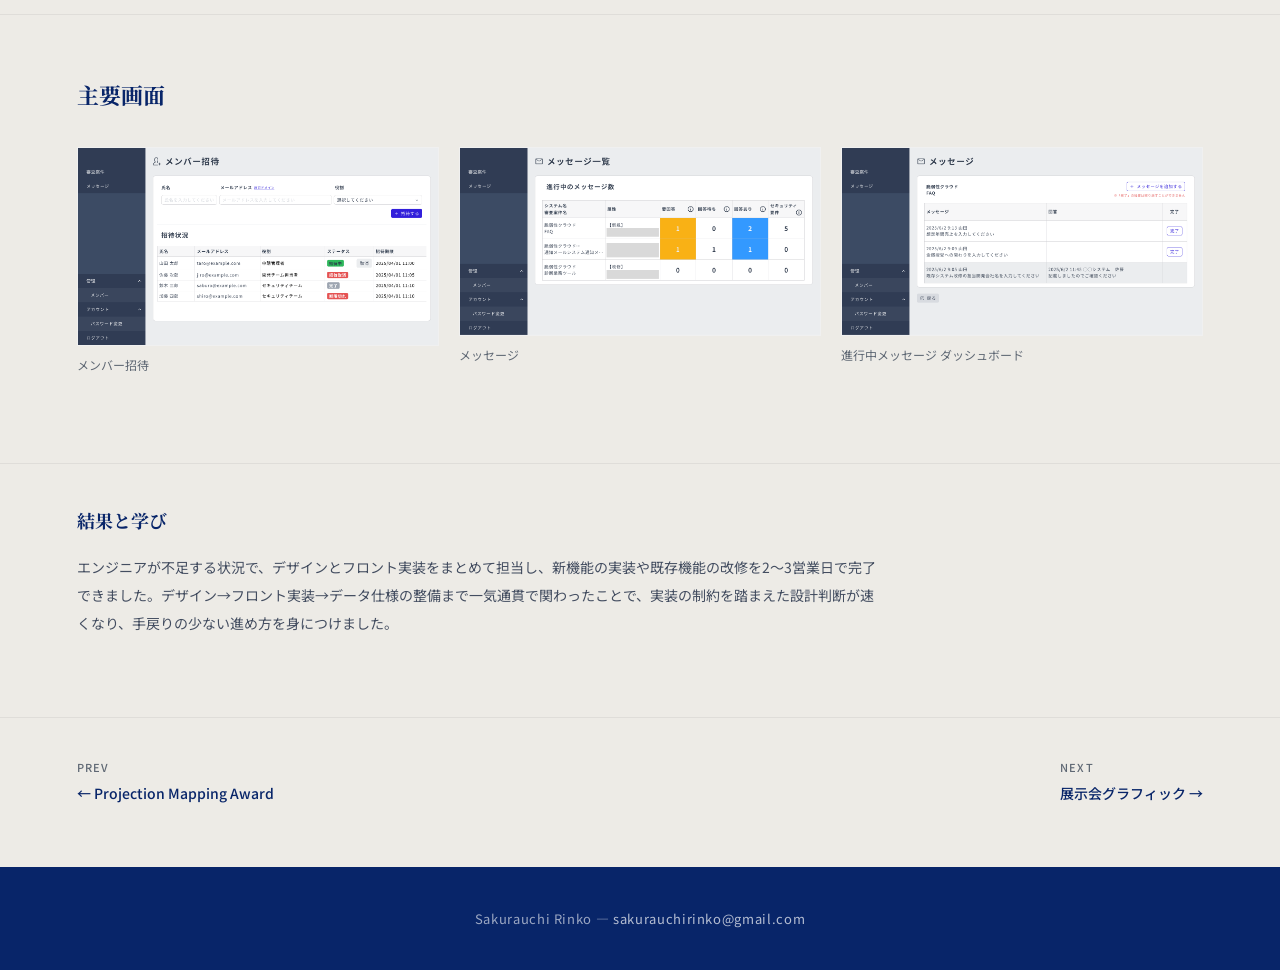
<file: case03.html>
<!DOCTYPE html>
<html lang="ja">
<head>
<meta charset="UTF-8">
<meta name="viewport" content="width=device-width, initial-scale=1.0">
<title>セキュリティ審査管理 — Sakurauchi Rinko</title>
<meta name="description" content="セキュリティ審査・リリース業務を支援する社内システムのケーススタディ。UIデザインからVue.jsによるフロントエンド実装、データ仕様の整備までを一貫して担当。">
<link rel="preconnect" href="https://fonts.googleapis.com">
<link rel="preconnect" href="https://fonts.gstatic.com" crossorigin>
<link href="https://fonts.googleapis.com/css2?family=Noto+Sans+JP:wght@300;400;500;700&family=Noto+Serif+JP:wght@400;700&display=swap" rel="stylesheet">
<link rel="stylesheet" href="style.css">
</head>
<body>

<header class="case-header">
  <a href="index.html" class="case-header__back">← Works</a>
  <span class="case-header__name">Sakurauchi Rinko</span>
</header>

<section class="case-intro">
  <p class="case-intro__label">CASE STUDY — 03</p>
  <h1 class="case-intro__title">セキュリティ審査管理</h1>
  <p class="case-intro__desc">セキュリティ審査・リリース業務を支援する社内システム。セキュリティ要件の設定や審査案件の管理、アカウント管理などの機能を持ち、デザインからフロントエンド実装、データ仕様の整備まで一貫して担当しました。</p>
  <div class="case-intro__meta">
    <div><p class="case-meta__label">ROLE</p><p class="case-meta__value">UIデザイン + フロント</p></div>
    <div><p class="case-meta__label">YEAR</p><p class="case-meta__value">2025.4〜9</p></div>
    <div><p class="case-meta__label">PLATFORM</p><p class="case-meta__value">Web（PC / レスポンシブ）</p></div>
    <div><p class="case-meta__label">TEAM</p><p class="case-meta__value">デザイン兼フロント</p></div>
    <div><p class="case-meta__label">TOOLS</p><p class="case-meta__value">Figma, Vue.js</p></div>
  </div>
</section>
<div class="case-hero-img"><img src="images/case03-hero.png" alt="セキュリティ審査案件一覧画面 — 審査案件の進行状況を管理するテーブルUI"></div>

<div class="case-body">
  <div>
    <h2 class="overview__heading">背景と課題</h2>
    <div class="overview__text">
      <p>審査・レビュー業務は、セキュリティ要件の設定や審査案件の進行管理など扱う情報と状態が多く、業務を滞りなく進められる画面設計が求められました。</p>
      <p>デザインだけでなくフロント実装・データ仕様にも関わることで、実装を見据えた現実的な設計にしました。</p>
    </div>
  </div>
  <div>
    <p class="section-label" style="color: var(--navy);">APPROACH</p>
    <div class="approach-item">
      <div class="approach-item__header"><span class="approach-item__num" aria-hidden="true">01</span><span class="approach-item__title">業務機能の画面設計</span></div>
      <p class="approach-item__text">アカウント管理・メンバー招待／管理・パスワード登録・審査案件詳細などの画面をFigmaで設計。</p>
    </div>
    <div class="approach-item">
      <div class="approach-item__header"><span class="approach-item__num" aria-hidden="true">02</span><span class="approach-item__title">フロント実装まで担当</span></div>
      <p class="approach-item__text">セキュリティ要件設定・審査案件詳細画面などをVue.jsで実装し、マージリクエスト作成・レビュー対応を経てリリースまで対応。</p>
    </div>
    <div class="approach-item">
      <div class="approach-item__header"><span class="approach-item__num" aria-hidden="true">03</span><span class="approach-item__title">データ仕様の整備と誤操作防止</span></div>
      <p class="approach-item__text">エンティティ定義書とテーブルを突合・修正し、画面とデータの整合を担保。メール通知・確認モーダルなど、誤操作を防ぐUXも設計しました。</p>
    </div>
  </div>
</div>

<section class="case-screens">
  <h2 class="screens__heading">主要画面</h2>
  <div class="screens__grid">
    <div class="screen-item"><div class="screen-item__img screen-item__img--landscape"><img src="images/case03-screen-member.png" alt="メンバー招待画面 — 招待フォームとステータス管理"></div><p class="screen-item__caption">メンバー招待</p></div>
    <div class="screen-item"><div class="screen-item__img screen-item__img--landscape"><img src="images/case03-screen-message.png" alt="メッセージ一覧画面 — 進行中メッセージ数の集計"></div><p class="screen-item__caption">メッセージ</p></div>
    <div class="screen-item"><div class="screen-item__img screen-item__img--landscape"><img src="images/case03-screen-dashboard.png" alt="メッセージ詳細画面 — メッセージと回答のやりとり"></div><p class="screen-item__caption">進行中メッセージ ダッシュボード</p></div>
  </div>
</section>

<section class="case-results">
  <h2 class="results__heading">結果と学び</h2>
  <p class="results__text">エンジニアが不足する状況で、デザインとフロント実装をまとめて担当し、新機能の実装や既存機能の改修を2〜3営業日で完了できました。デザイン→フロント実装→データ仕様の整備まで一気通貫で関わったことで、実装の制約を踏まえた設計判断が速くなり、手戻りの少ない進め方を身につけました。</p>
</section>

<nav class="case-nav">
  <a href="case02.html" class="case-nav__link"><span class="case-nav__small">PREV</span>← Projection Mapping Award</a>
  <a href="case04.html" class="case-nav__link"><span class="case-nav__small">NEXT</span>展示会グラフィック →</a>
</nav>

<footer class="case-footer">
  <p class="case-footer__text">Sakurauchi Rinko — <a href="mailto:sakurauchirinko@gmail.com">sakurauchirinko@gmail.com</a></p>
</footer>

</body>
</html>
</file>
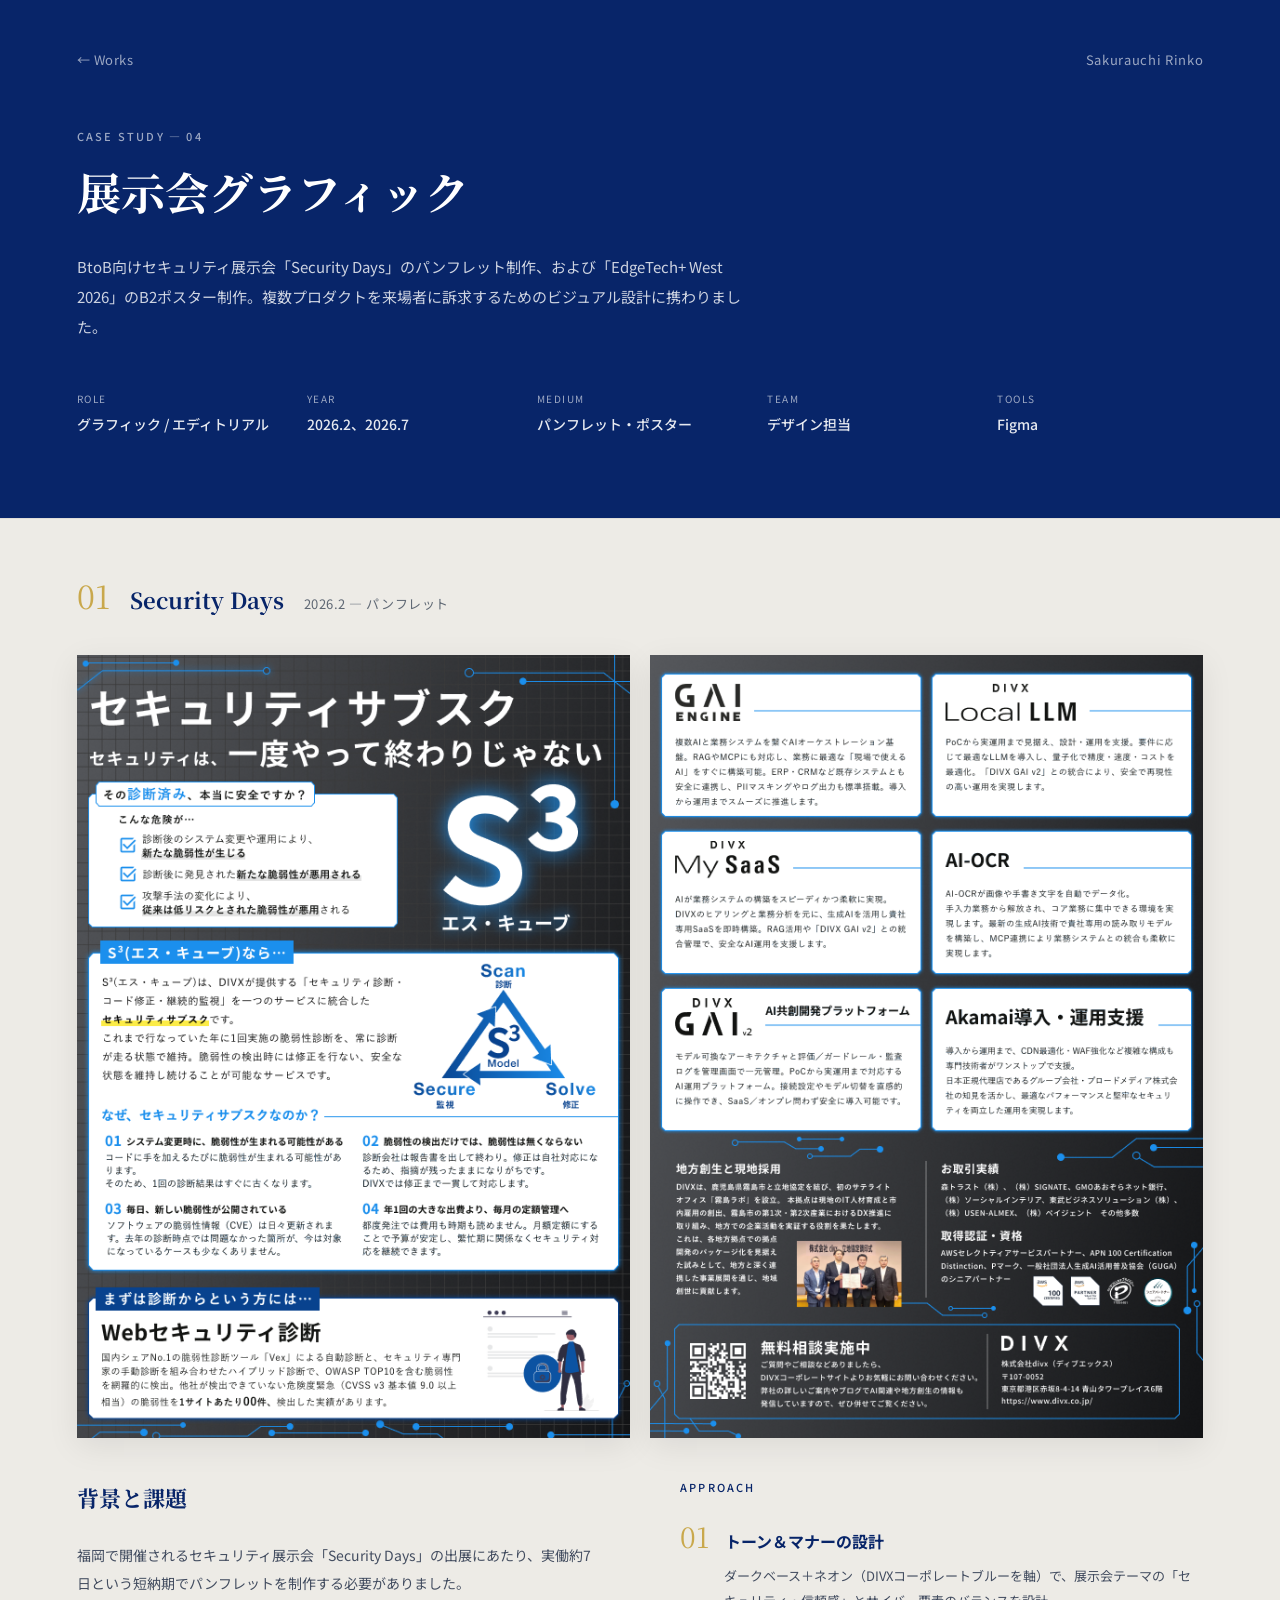
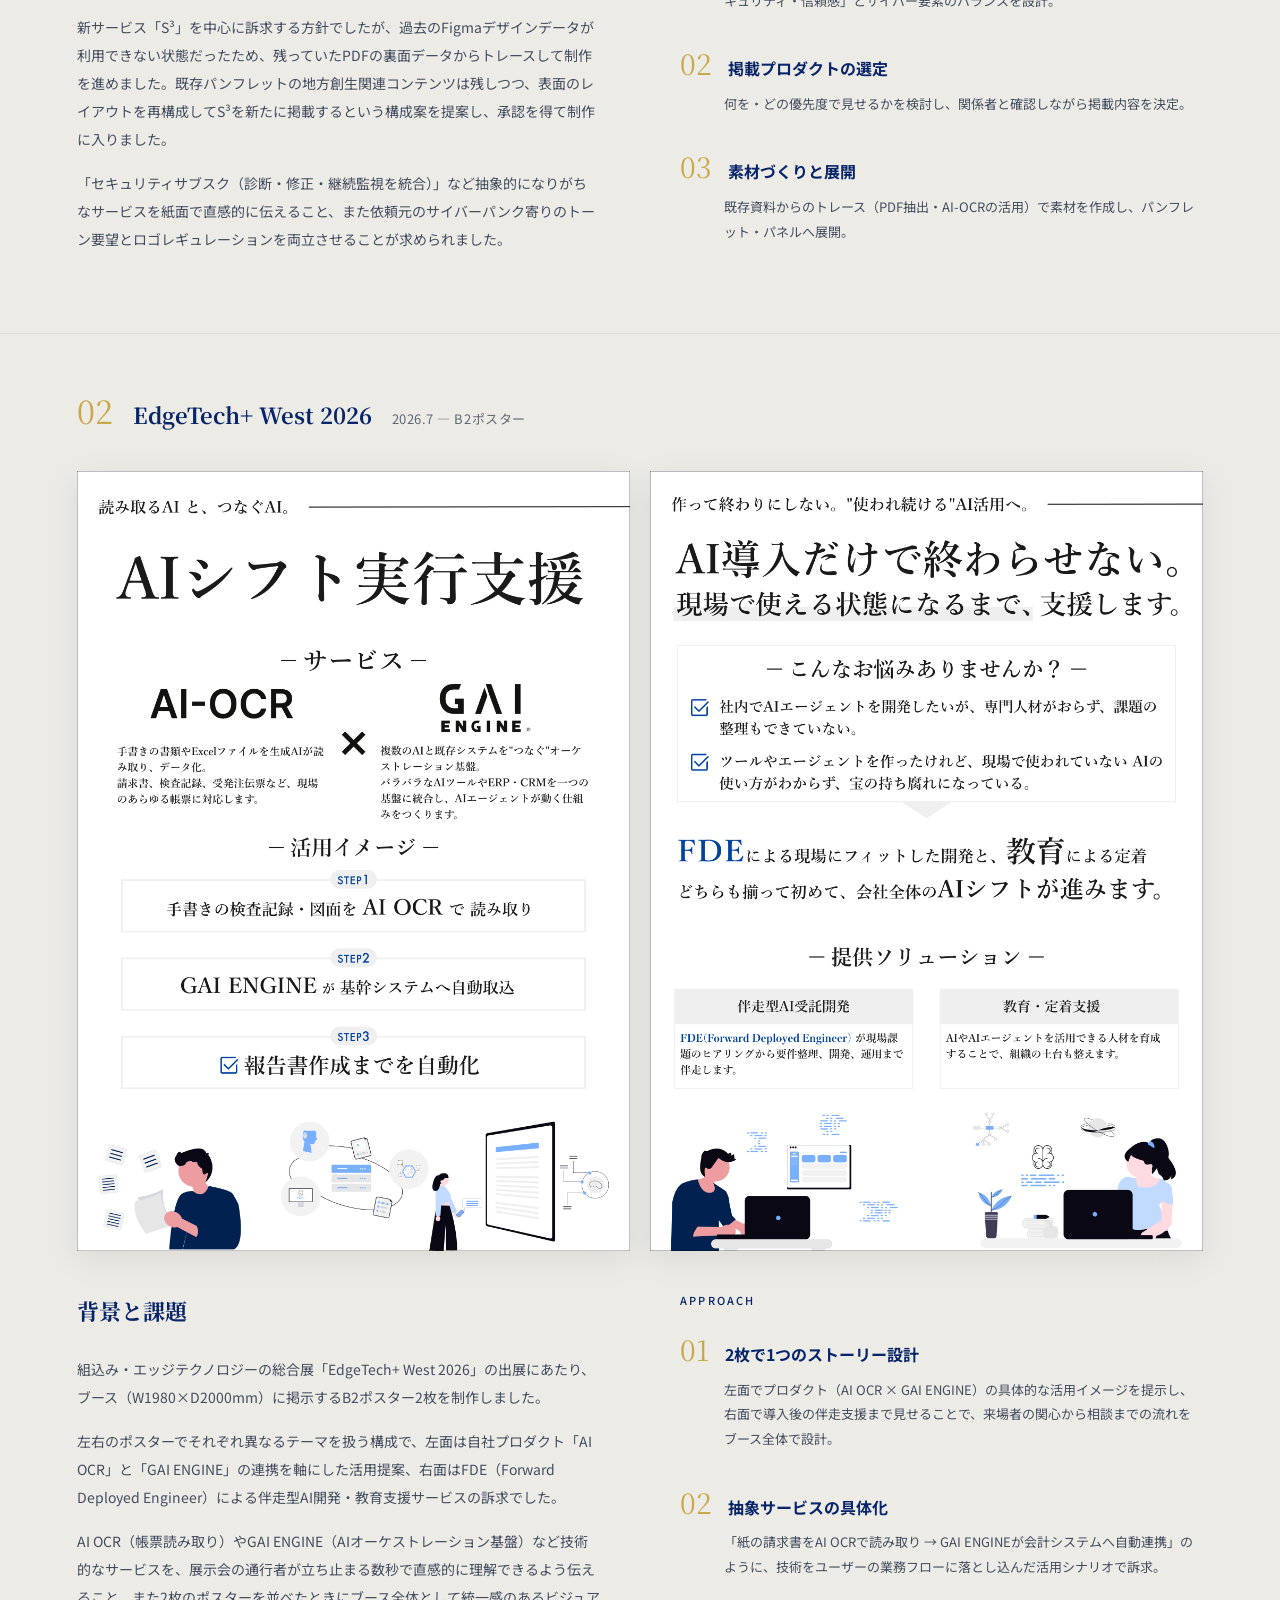
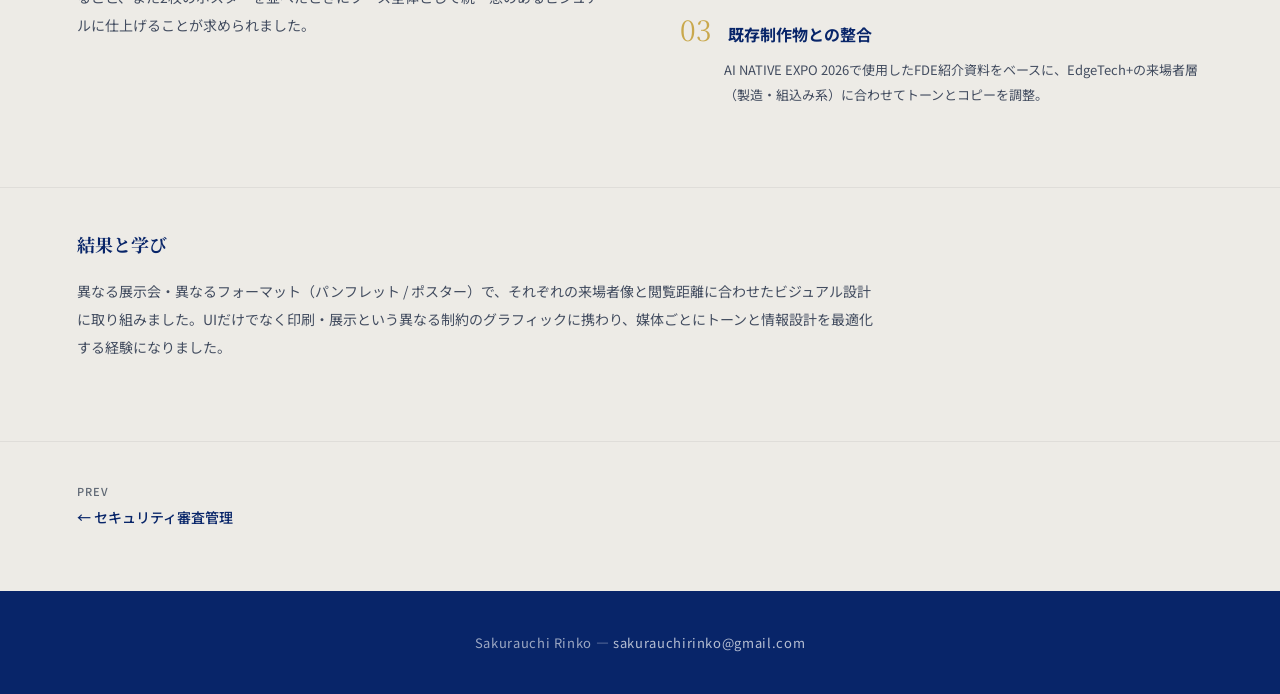
<file: case04.html>
<!DOCTYPE html>
<html lang="ja">
<head>
<meta charset="UTF-8">
<meta name="viewport" content="width=device-width, initial-scale=1.0">
<title>展示会グラフィック — Sakurauchi Rinko</title>
<meta name="description" content="BtoB展示会向けのパンフレット・B2ポスター制作のケーススタディ。抽象的になりがちなサービスを、来場者が数秒で理解できるビジュアルと情報設計に落とし込む取り組み。">
<link rel="preconnect" href="https://fonts.googleapis.com">
<link rel="preconnect" href="https://fonts.gstatic.com" crossorigin>
<link href="https://fonts.googleapis.com/css2?family=Noto+Sans+JP:wght@300;400;500;700&family=Noto+Serif+JP:wght@400;700&display=swap" rel="stylesheet">
<link rel="stylesheet" href="style.css">
</head>
<body>

<header class="case-header">
  <a href="index.html" class="case-header__back">← Works</a>
  <span class="case-header__name">Sakurauchi Rinko</span>
</header>

<section class="case-intro">
  <p class="case-intro__label">CASE STUDY — 04</p>
  <h1 class="case-intro__title">展示会グラフィック</h1>
  <p class="case-intro__desc">BtoB向けセキュリティ展示会「Security Days」のパンフレット制作、および「EdgeTech+ West 2026」のB2ポスター制作。複数プロダクトを来場者に訴求するためのビジュアル設計に携わりました。</p>
  <div class="case-intro__meta">
    <div><p class="case-meta__label">ROLE</p><p class="case-meta__value">グラフィック / エディトリアル</p></div>
    <div><p class="case-meta__label">YEAR</p><p class="case-meta__value">2026.2、2026.7</p></div>
    <div><p class="case-meta__label">MEDIUM</p><p class="case-meta__value">パンフレット・ポスター</p></div>
    <div><p class="case-meta__label">TEAM</p><p class="case-meta__value">デザイン担当</p></div>
    <div><p class="case-meta__label">TOOLS</p><p class="case-meta__value">Figma</p></div>
  </div>
</section>
<!-- Section 1: Security Days -->
<section class="case-section">
  <div class="case-section__header">
    <span class="case-section__num" aria-hidden="true">01</span>
    <h2 class="case-section__title">Security Days</h2>
    <p class="case-section__sub">2026.2 — パンフレット</p>
  </div>

  <div class="case-hero-pair">
    <div class="case-hero-img case-hero-img--pair"><img src="images/case04-hero.png" alt="Security Daysパンフレット表面"></div>
    <div class="case-hero-img case-hero-img--pair"><img src="images/case04-hero-back.png" alt="Security Daysパンフレット裏面"></div>
  </div>

  <div class="case-body">
    <div>
      <h3 class="overview__heading">背景と課題</h3>
      <div class="overview__text">
        <p>福岡で開催されるセキュリティ展示会「Security Days」の出展にあたり、実働約7日という短納期でパンフレットを制作する必要がありました。</p>
        <p>新サービス「S³」を中心に訴求する方針でしたが、過去のFigmaデザインデータが利用できない状態だったため、残っていたPDFの裏面データからトレースして制作を進めました。既存パンフレットの地方創生関連コンテンツは残しつつ、表面のレイアウトを再構成してS³を新たに掲載するという構成案を提案し、承認を得て制作に入りました。</p>
        <p>「セキュリティサブスク（診断・修正・継続監視を統合）」など抽象的になりがちなサービスを紙面で直感的に伝えること、また依頼元のサイバーパンク寄りのトーン要望とロゴレギュレーションを両立させることが求められました。</p>
      </div>
    </div>
    <div>
      <p class="section-label" style="color: var(--navy);">APPROACH</p>
      <div class="approach-item">
        <div class="approach-item__header"><span class="approach-item__num" aria-hidden="true">01</span><span class="approach-item__title">トーン＆マナーの設計</span></div>
        <p class="approach-item__text">ダークベース＋ネオン（DIVXコーポレートブルーを軸）で、展示会テーマの「セキュリティ・信頼感」とサイバー要素のバランスを設計。</p>
      </div>
      <div class="approach-item">
        <div class="approach-item__header"><span class="approach-item__num" aria-hidden="true">02</span><span class="approach-item__title">掲載プロダクトの選定</span></div>
        <p class="approach-item__text">何を・どの優先度で見せるかを検討し、関係者と確認しながら掲載内容を決定。</p>
      </div>
      <div class="approach-item">
        <div class="approach-item__header"><span class="approach-item__num" aria-hidden="true">03</span><span class="approach-item__title">素材づくりと展開</span></div>
        <p class="approach-item__text">既存資料からのトレース（PDF抽出・AI-OCRの活用）で素材を作成し、パンフレット・パネルへ展開。</p>
      </div>
    </div>
  </div>

</section>

<!-- Section 2: EdgeTech+ West 2026 -->
<section class="case-section">
  <div class="case-section__header">
    <span class="case-section__num" aria-hidden="true">02</span>
    <h2 class="case-section__title">EdgeTech+ West 2026</h2>
    <p class="case-section__sub">2026.7 — B2ポスター</p>
  </div>

  <div class="case-hero-pair">
    <div class="case-hero-img case-hero-img--pair"><img src="images/case04-et-left.png" alt="EdgeTech+ West 2026 ポスター左面 — AI OCR × GAI ENGINE"></div>
    <div class="case-hero-img case-hero-img--pair"><img src="images/case04-et-right.png" alt="EdgeTech+ West 2026 ポスター右面 — FDE伴走支援"></div>
  </div>

  <div class="case-body">
    <div>
      <h3 class="overview__heading">背景と課題</h3>
      <div class="overview__text">
        <p>組込み・エッジテクノロジーの総合展「EdgeTech+ West 2026」の出展にあたり、ブース（W1980×D2000mm）に掲示するB2ポスター2枚を制作しました。</p>
        <p>左右のポスターでそれぞれ異なるテーマを扱う構成で、左面は自社プロダクト「AI OCR」と「GAI ENGINE」の連携を軸にした活用提案、右面はFDE（Forward Deployed Engineer）による伴走型AI開発・教育支援サービスの訴求でした。</p>
        <p>AI OCR（帳票読み取り）やGAI ENGINE（AIオーケストレーション基盤）など技術的なサービスを、展示会の通行者が立ち止まる数秒で直感的に理解できるよう伝えること、また2枚のポスターを並べたときにブース全体として統一感のあるビジュアルに仕上げることが求められました。</p>
      </div>
    </div>
    <div>
      <p class="section-label" style="color: var(--navy);">APPROACH</p>
      <div class="approach-item">
        <div class="approach-item__header"><span class="approach-item__num" aria-hidden="true">01</span><span class="approach-item__title">2枚で1つのストーリー設計</span></div>
        <p class="approach-item__text">左面でプロダクト（AI OCR × GAI ENGINE）の具体的な活用イメージを提示し、右面で導入後の伴走支援まで見せることで、来場者の関心から相談までの流れをブース全体で設計。</p>
      </div>
      <div class="approach-item">
        <div class="approach-item__header"><span class="approach-item__num" aria-hidden="true">02</span><span class="approach-item__title">抽象サービスの具体化</span></div>
        <p class="approach-item__text">「紙の請求書をAI OCRで読み取り → GAI ENGINEが会計システムへ自動連携」のように、技術をユーザーの業務フローに落とし込んだ活用シナリオで訴求。</p>
      </div>
      <div class="approach-item">
        <div class="approach-item__header"><span class="approach-item__num" aria-hidden="true">03</span><span class="approach-item__title">既存制作物との整合</span></div>
        <p class="approach-item__text">AI NATIVE EXPO 2026で使用したFDE紹介資料をベースに、EdgeTech+の来場者層（製造・組込み系）に合わせてトーンとコピーを調整。</p>
      </div>
    </div>
  </div>

</section>

<section class="case-results">
  <h2 class="results__heading">結果と学び</h2>
  <p class="results__text">異なる展示会・異なるフォーマット（パンフレット / ポスター）で、それぞれの来場者像と閲覧距離に合わせたビジュアル設計に取り組みました。UIだけでなく印刷・展示という異なる制約のグラフィックに携わり、媒体ごとにトーンと情報設計を最適化する経験になりました。</p>
</section>

<nav class="case-nav">
  <a href="case03.html" class="case-nav__link"><span class="case-nav__small">PREV</span>← セキュリティ審査管理</a>
  <span class="case-nav__link case-nav__link--disabled"></span>
</nav>

<footer class="case-footer">
  <p class="case-footer__text">Sakurauchi Rinko — <a href="mailto:sakurauchirinko@gmail.com">sakurauchirinko@gmail.com</a></p>
</footer>

</body>
</html>
</file>
<file: style.css>
*, *::before, *::after { margin: 0; padding: 0; box-sizing: border-box; }

:root {
  --navy: #082569;
  --navy-light: #1a3a7a;
  /* 小さな機能ラベル用。白背景で 10.9:1（WCAG AAA） */
  --label: #1a3a7a;
  /* ゴールドは白背景で 2.28:1。大きな装飾数字・罫線などのアクセント専用 */
  --gold: #C9A84C;
  --warm-bg: #EDEBE6;
  --white: #FFFFFF;
  --text-dark: #2a2a2a;
  --text-body: #434D60;
  /* ベージュ地（--warm-bg）でも 4.74:1 を確保 */
  --text-muted: #5f6874;
  --card-shadow: 0 1px 3px rgba(0,0,0,0.06);
  --serif: 'Noto Serif JP', serif;
  --sans: 'Noto Sans JP', sans-serif;
  --content-px: clamp(24px, 6vw, 120px);
}

html { scroll-behavior: smooth; }

body {
  font-family: var(--sans);
  color: var(--text-body);
  line-height: 1.8;
  font-size: 15px;
  background: var(--warm-bg);
  -webkit-font-smoothing: antialiased;
}

img { max-width: 100%; height: auto; display: block; }
a { color: inherit; }

.section-label {
  font-size: 11px;
  letter-spacing: 0.2em;
  font-weight: 500;
  margin-bottom: 24px;
  text-transform: uppercase;
}

/* ===== Hero (index) ===== */
.hero {
  background: var(--navy);
  color: var(--white);
  min-height: 100vh;
  display: flex;
  flex-direction: column;
  justify-content: flex-end;
  padding: 60px var(--content-px);
  position: relative;
  overflow: hidden;
}

#hero-canvas {
  position: absolute;
  top: 0;
  left: 0;
  width: 100%;
  height: 100%;
  pointer-events: none;
}

.hero__label {
  font-size: 12px;
  letter-spacing: 0.2em;
  color: rgba(255,255,255,0.6);
  margin-bottom: auto;
}

.hero__tags {
  display: flex;
  gap: 12px;
  flex-wrap: wrap;
  margin-bottom: 48px;
}

.hero__tag {
  font-size: 13px;
  letter-spacing: 0.04em;
  padding: 6px 20px;
  border: 1px solid rgba(255,255,255,0.3);
  border-radius: 100px;
}

.hero__name {
  font-family: var(--sans);
  font-size: clamp(28px, 4vw, 42px);
  font-weight: 400;
  letter-spacing: 0.05em;
  margin-bottom: 8px;
}

.hero__sub {
  font-size: 13px;
  letter-spacing: 0.12em;
  color: rgba(255,255,255,0.6);
}

/* ===== About ===== */
.about {
  background: var(--navy);
  color: var(--white);
  padding: 80px var(--content-px) 100px;
}

.about__grid {
  display: grid;
  grid-template-columns: 1fr 1fr;
  gap: 80px;
}

.about__heading {
  font-family: var(--serif);
  font-size: clamp(24px, 3vw, 34px);
  font-weight: 400;
  line-height: 1.5;
  margin-bottom: 40px;
  color: var(--white);
}

.about__text {
  font-size: 14px;
  line-height: 2;
  color: rgba(255,255,255,0.75);
}

.about__text p + p { margin-top: 16px; }

.skills-section { margin-bottom: 32px; }

.skills-label {
  font-size: 11px;
  letter-spacing: 0.15em;
  font-weight: 500;
  margin-bottom: 12px;
  color: rgba(255,255,255,0.6);
}

.skills-tags {
  display: flex;
  flex-wrap: wrap;
  gap: 8px;
}

.skill-tag {
  font-size: 13px;
  padding: 5px 14px;
  border: 1px solid rgba(255,255,255,0.2);
  border-radius: 100px;
  color: rgba(255,255,255,0.8);
}

.about__study {
  font-size: 13px;
  color: rgba(255,255,255,0.6);
  margin-top: 24px;
}

.about__contact {
  margin-top: 16px;
  font-size: 14px;
  color: rgba(255,255,255,0.6);
}

.about__contact a {
  color: rgba(255,255,255,0.8);
  text-decoration: none;
}

/* ===== Works ===== */
.works {
  padding: 100px var(--content-px);
}

.works .section-label { color: var(--navy); }

.works__heading {
  font-family: var(--serif);
  font-size: clamp(24px, 3vw, 34px);
  font-weight: 700;
  color: var(--navy);
  margin-bottom: 8px;
}

.works__sub {
  color: var(--text-muted);
  font-size: 14px;
  margin-bottom: 48px;
}

.works__grid {
  display: grid;
  grid-template-columns: 1fr 1fr;
  gap: 24px;
}

.work-card {
  background: var(--white);
  border-radius: 12px;
  padding: 36px 32px;
  box-shadow: var(--card-shadow);
  text-decoration: none;
  color: inherit;
  transition: box-shadow 0.2s, transform 0.2s;
  display: block;
}

.work-card:hover {
  box-shadow: 0 4px 16px rgba(0,0,0,0.08);
  transform: translateY(-2px);
}

.work-card--featured { border-left: 3px solid var(--gold); }

.work-card__header {
  display: flex;
  justify-content: space-between;
  align-items: flex-start;
  margin-bottom: 16px;
}

.work-card__num {
  font-family: var(--serif);
  font-size: 28px;
  font-weight: 400;
  color: var(--gold);
  line-height: 1;
}

.work-card__badge {
  font-size: 11px;
  letter-spacing: 0.08em;
  padding: 4px 14px;
  background: var(--navy);
  color: var(--white);
  border-radius: 100px;
}

.work-card__title {
  font-family: var(--serif);
  font-size: 18px;
  font-weight: 700;
  color: var(--navy);
  margin-bottom: 12px;
  line-height: 1.4;
}

.work-card__desc {
  font-size: 13px;
  line-height: 1.8;
  color: var(--text-muted);
}

/* ===== Footer ===== */
.footer {
  background: var(--navy);
  color: var(--white);
  padding: 100px var(--content-px);
  text-align: center;
}

.footer__thanks {
  font-family: var(--serif);
  font-size: clamp(22px, 3vw, 32px);
  font-weight: 400;
  margin-bottom: 32px;
}

.footer__contact {
  font-size: 15px;
  margin-bottom: 8px;
}

.footer__contact a {
  color: var(--white);
  text-decoration: none;
}

.footer__sub {
  font-size: 12px;
  letter-spacing: 0.12em;
  color: rgba(255,255,255,0.6);
  margin-top: 48px;
}

/* ===== Case Study Pages ===== */
.case-header {
  background: var(--navy);
  padding: 48px var(--content-px) 56px;
  display: flex;
  justify-content: space-between;
  align-items: center;
}

.case-header__back {
  font-size: 13px;
  color: rgba(255,255,255,0.6);
  text-decoration: none;
  letter-spacing: 0.04em;
  transition: color 0.15s;
}

.case-header__back:hover { color: var(--white); }

.case-header__name {
  font-size: 13px;
  color: rgba(255,255,255,0.6);
  letter-spacing: 0.05em;
}

.case-intro {
  background: var(--navy);
  color: var(--white);
  padding: 0 var(--content-px) 80px;
}

.case-intro__label {
  font-size: 11px;
  letter-spacing: 0.2em;
  font-weight: 500;
  margin-bottom: 16px;
  color: rgba(255,255,255,0.6);
}

.case-intro__title {
  font-family: var(--serif);
  font-size: clamp(28px, 4vw, 44px);
  font-weight: 700;
  line-height: 1.3;
  margin-bottom: 32px;
}

.case-intro__desc {
  font-size: 15px;
  line-height: 2;
  max-width: 680px;
  color: rgba(255,255,255,0.8);
  margin-bottom: 48px;
}

.case-intro__meta {
  display: grid;
  grid-template-columns: repeat(auto-fit, minmax(140px, 1fr));
  gap: 24px;
}

.case-meta__label {
  font-size: 10px;
  letter-spacing: 0.15em;
  color: rgba(255,255,255,0.6);
  text-transform: uppercase;
  margin-bottom: 4px;
}

.case-meta__value {
  font-size: 14px;
  font-weight: 500;
  color: rgba(255,255,255,0.9);
}

.case-hero-img {
  margin: 0 var(--content-px);
  transform: translateY(-40px);
  border-radius: 0;
  overflow: hidden;
  background: var(--white);
  box-shadow: 0 8px 30px rgba(0,0,0,0.08);
  aspect-ratio: 16 / 9;
  display: flex;
  align-items: center;
  justify-content: center;
  color: var(--text-muted);
  font-size: 13px;
}

.case-hero-img img {
  width: 100%;
  height: auto;
  display: block;
}

.case-hero-img:has(img) {
  aspect-ratio: auto;
}

.case-hero-img--narrow {
  max-width: 560px;
  margin-left: auto;
  margin-right: auto;
}

.case-hero-pair {
  display: grid;
  grid-template-columns: 1fr 1fr;
  gap: 20px;
  margin: 0 var(--content-px);
  transform: translateY(-40px);
}

.case-hero-img--pair {
  margin: 0;
  transform: none;
}

.case-section .case-hero-pair {
  transform: none;
}

.case-section .case-hero-img {
  transform: none;
}

@media (max-width: 768px) {
  .case-hero-pair { grid-template-columns: 1fr; }
}

/* Body */
.case-body {
  display: grid;
  grid-template-columns: 1fr 1fr;
  gap: 80px;
  padding: 40px var(--content-px) 80px;
}

.overview__heading {
  font-family: var(--serif);
  font-size: 22px;
  font-weight: 700;
  color: var(--navy);
  margin-bottom: 24px;
}

.overview__text {
  font-size: 14px;
  line-height: 2;
}

.overview__text p + p { margin-top: 16px; }

.approach-item { margin-bottom: 36px; }
.approach-item:last-child { margin-bottom: 0; }

.approach-item__header {
  display: flex;
  align-items: baseline;
  gap: 16px;
  margin-bottom: 12px;
}

.approach-item__num {
  font-family: var(--serif);
  font-size: 28px;
  color: var(--gold);
  line-height: 1;
  flex-shrink: 0;
}

.approach-item__title {
  font-size: 16px;
  font-weight: 700;
  color: var(--navy);
  line-height: 1.4;
}

.approach-item__text {
  font-size: 13px;
  line-height: 1.9;
  color: var(--text-body);
  padding-left: 44px;
}

/* Case section divider */
.case-section {
  border-top: 1px solid rgba(0,0,0,0.06);
}

.case-section:first-of-type {
  border-top: none;
}

.case-section__header {
  padding: 60px var(--content-px) 0;
  display: flex;
  align-items: baseline;
  gap: 20px;
  margin-bottom: 40px;
}

.case-section__num {
  font-family: var(--serif);
  font-size: 32px;
  color: var(--gold);
  line-height: 1;
  flex-shrink: 0;
}

.case-section__title {
  font-family: var(--serif);
  font-size: 22px;
  font-weight: 700;
  color: var(--navy);
  line-height: 1.3;
}

.case-section__sub {
  font-size: 13px;
  color: var(--text-muted);
  letter-spacing: 0.04em;
}

/* Screens */
.case-screens {
  padding: 60px var(--content-px) 40px;
  border-top: 1px solid rgba(0,0,0,0.06);
}

.screens__heading {
  font-family: var(--serif);
  font-size: 22px;
  font-weight: 700;
  color: var(--navy);
  margin-bottom: 32px;
}

.screens__grid {
  display: grid;
  grid-template-columns: repeat(auto-fit, minmax(240px, 1fr));
  gap: 20px;
  margin-bottom: 48px;
}

.screens__grid--side {
  grid-template-columns: 1fr 1fr;
  align-items: start;
}

.screens__stack {
  display: flex;
  flex-direction: column;
  gap: 20px;
}

@media (max-width: 768px) {
  .screens__grid--side { grid-template-columns: 1fr; }
}

.screen-item__img {
  aspect-ratio: 3 / 4;
  background: var(--white);
  border-radius: 0;
  border: 1px solid rgba(0,0,0,0.06);
  display: flex;
  align-items: center;
  justify-content: center;
  color: var(--text-muted);
  font-size: 12px;
  margin-bottom: 8px;
  overflow: hidden;
}

.screen-item__img--landscape { aspect-ratio: 16 / 10; }

.screen-item__img img {
  width: 100%;
  height: auto;
  display: block;
}

.screen-item__img:has(img) {
  aspect-ratio: auto;
}

.screen-item__caption {
  font-size: 12px;
  color: var(--text-muted);
}

/* Results */
.case-results {
  padding: 40px var(--content-px) 80px;
  border-top: 1px solid rgba(0,0,0,0.06);
}

.results__heading {
  font-family: var(--serif);
  font-size: 18px;
  font-weight: 700;
  color: var(--navy);
  margin-bottom: 16px;
}

.results__text {
  font-size: 14px;
  line-height: 2;
  max-width: 800px;
}

/* Case nav */
.case-nav {
  display: flex;
  justify-content: space-between;
  padding: 40px var(--content-px) 60px;
  border-top: 1px solid rgba(0,0,0,0.06);
}

.case-nav__link {
  text-decoration: none;
  color: var(--navy);
  font-size: 14px;
  font-weight: 500;
  transition: color 0.15s;
}

.case-nav__link:hover {
  color: var(--navy-light);
  text-decoration: underline;
  text-decoration-color: var(--gold);
  text-underline-offset: 4px;
}

.case-nav__link--disabled {
  visibility: hidden;
}

.case-nav__small {
  font-size: 11px;
  color: var(--text-muted);
  letter-spacing: 0.1em;
  display: block;
  margin-bottom: 4px;
}

/* Case footer (compact) */
.case-footer {
  background: var(--navy);
  color: var(--white);
  padding: 40px var(--content-px);
  text-align: center;
}

.case-footer__text {
  font-size: 13px;
  color: rgba(255,255,255,0.6);
  letter-spacing: 0.05em;
}

.case-footer__text a {
  color: rgba(255,255,255,0.7);
  text-decoration: none;
}

/* ===== Responsive ===== */
@media (max-width: 768px) {
  .about__grid { grid-template-columns: 1fr; gap: 48px; }
  .works__grid { grid-template-columns: 1fr; }
  .case-body { grid-template-columns: 1fr; gap: 48px; }
  .case-intro__meta { grid-template-columns: repeat(2, 1fr); }
  .approach-item__text { padding-left: 0; }
  .case-hero-img { margin: 0 16px; transform: translateY(-24px); }
}

@media (prefers-reduced-motion: reduce) {
  html { scroll-behavior: auto; }
  .work-card { transition: none; }
}
</file>
